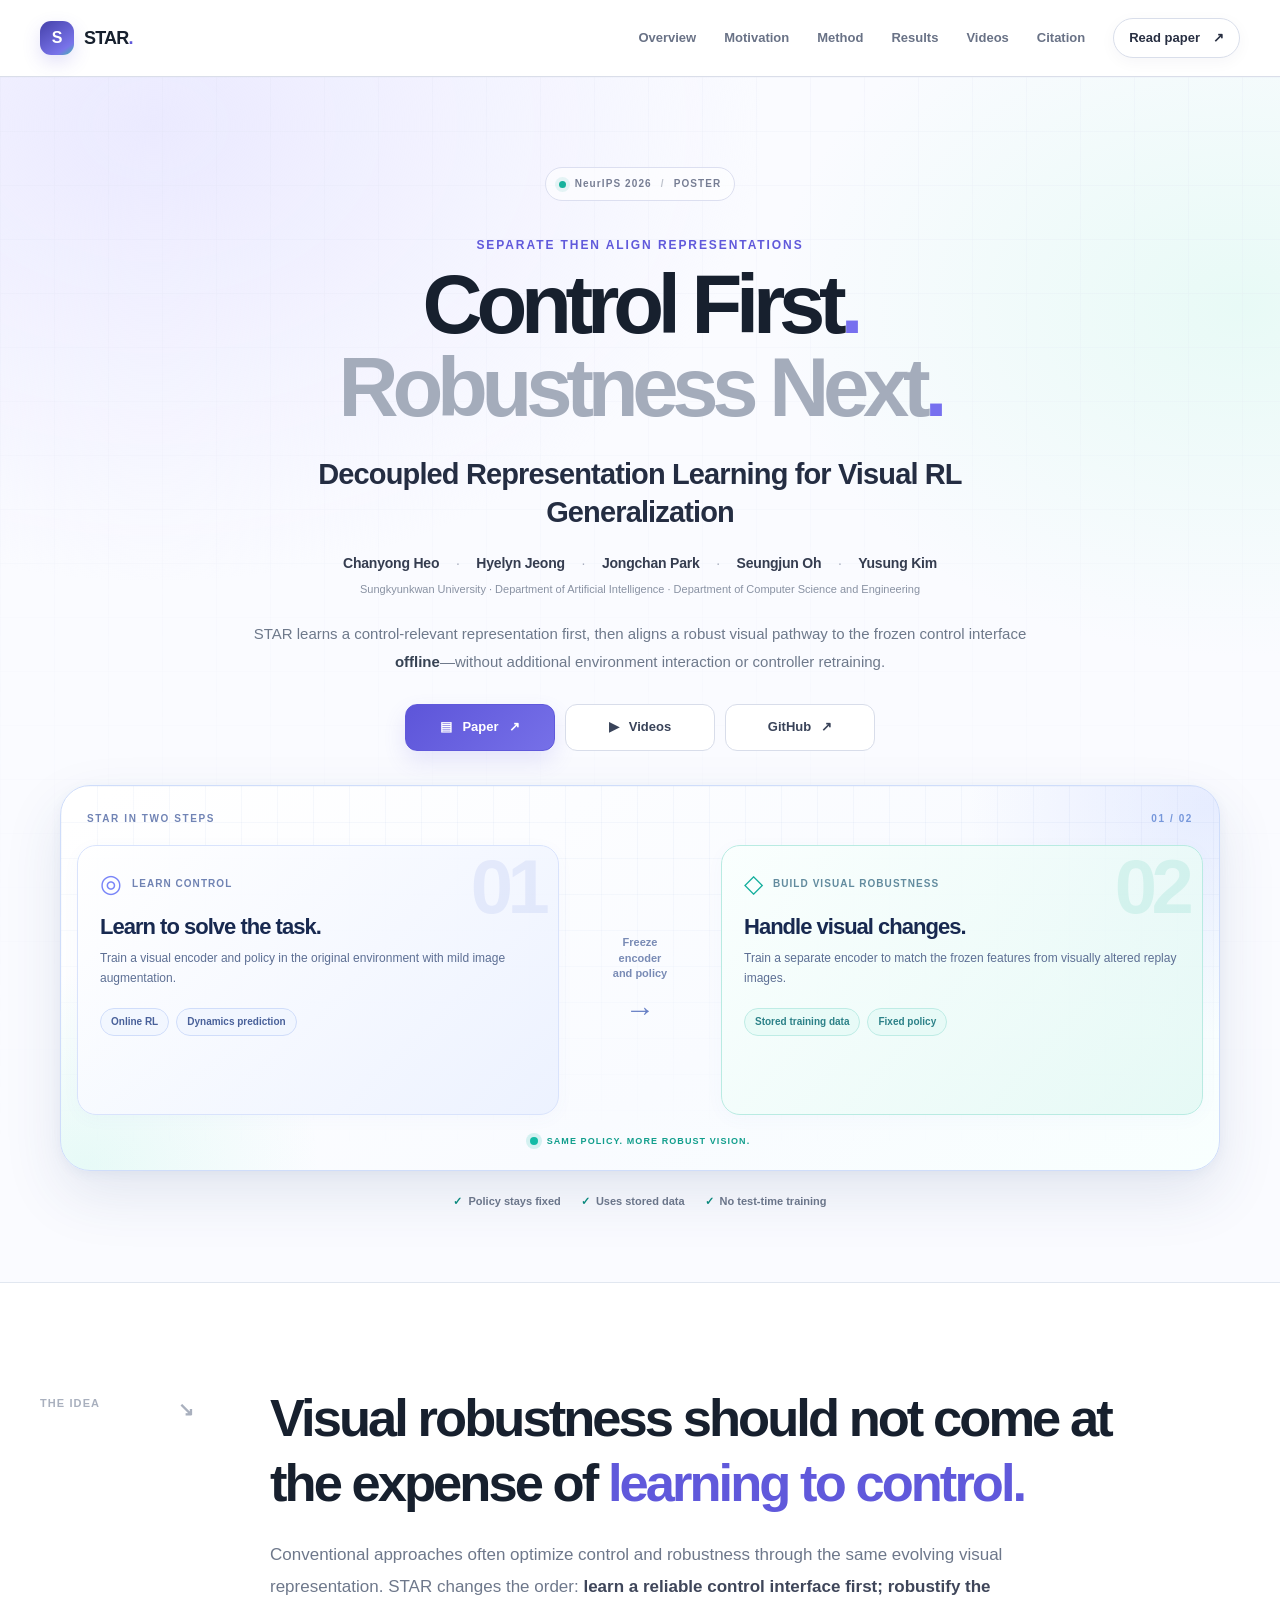
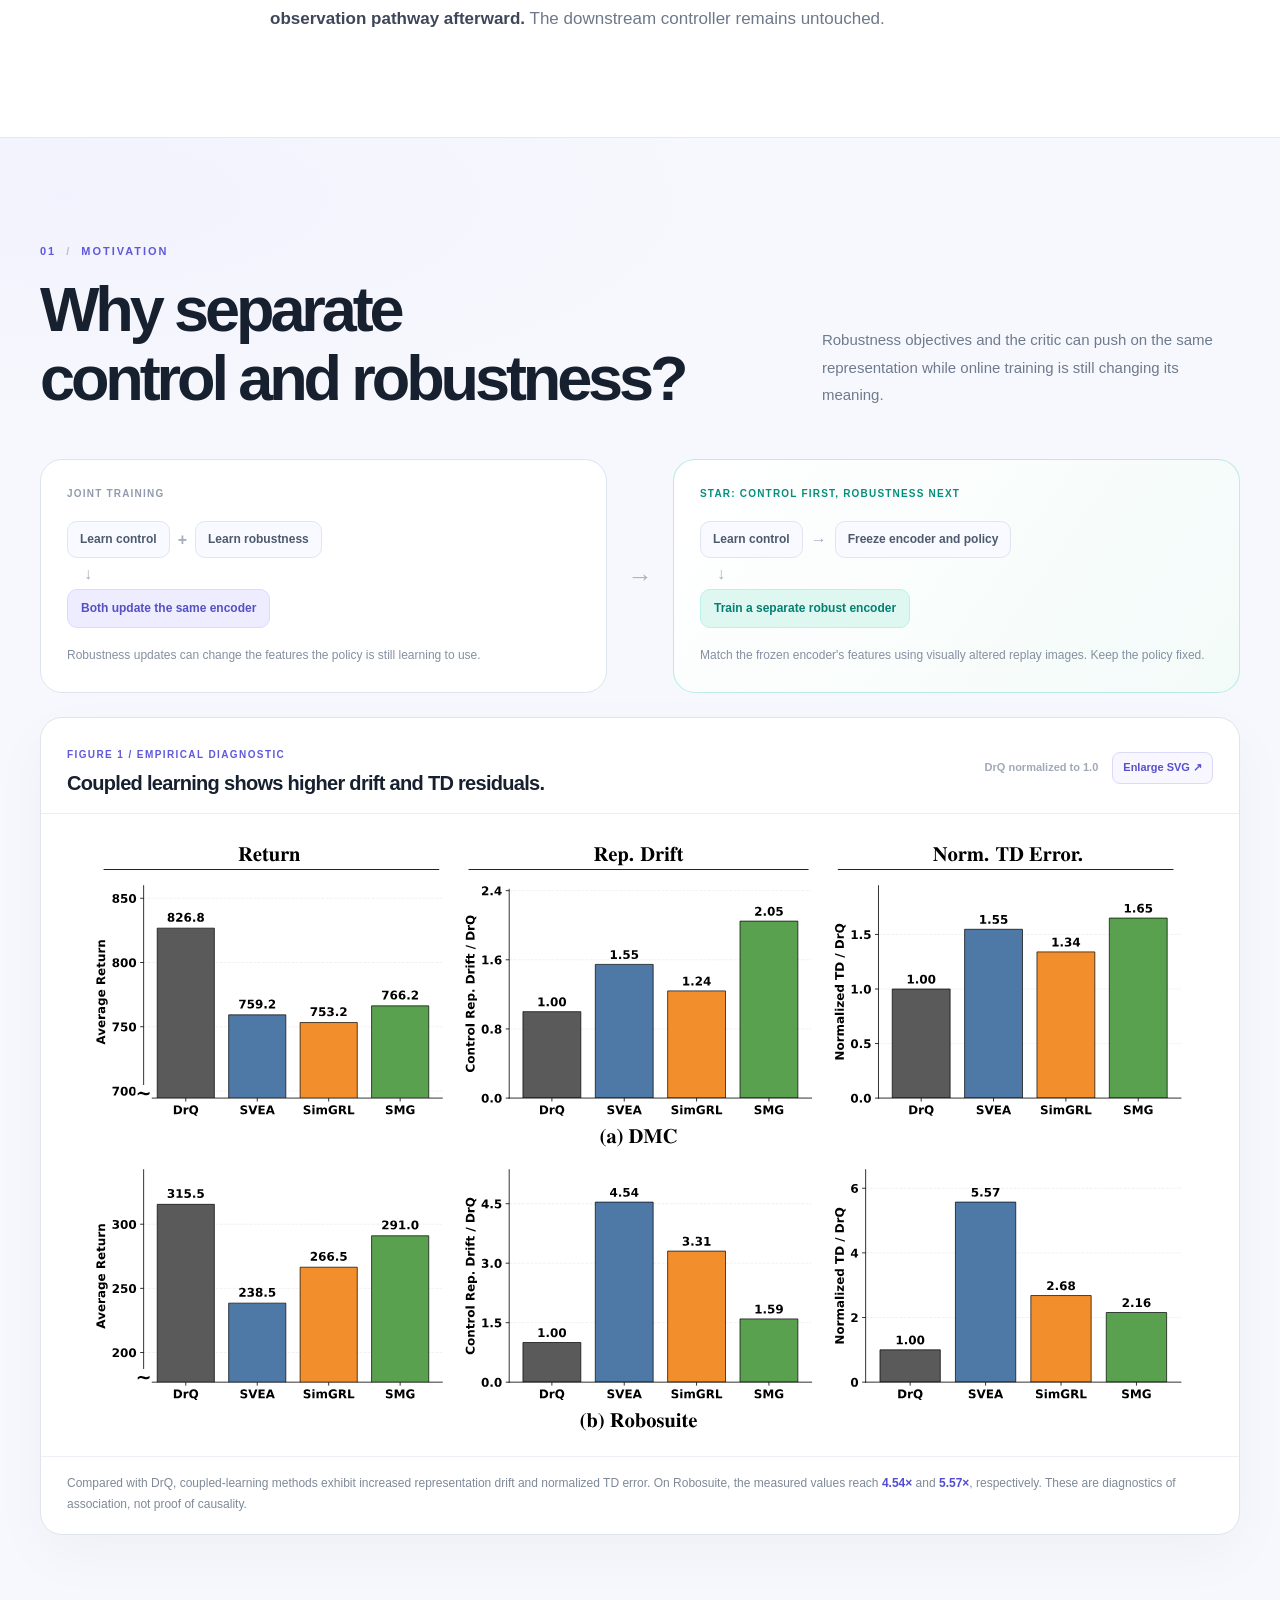
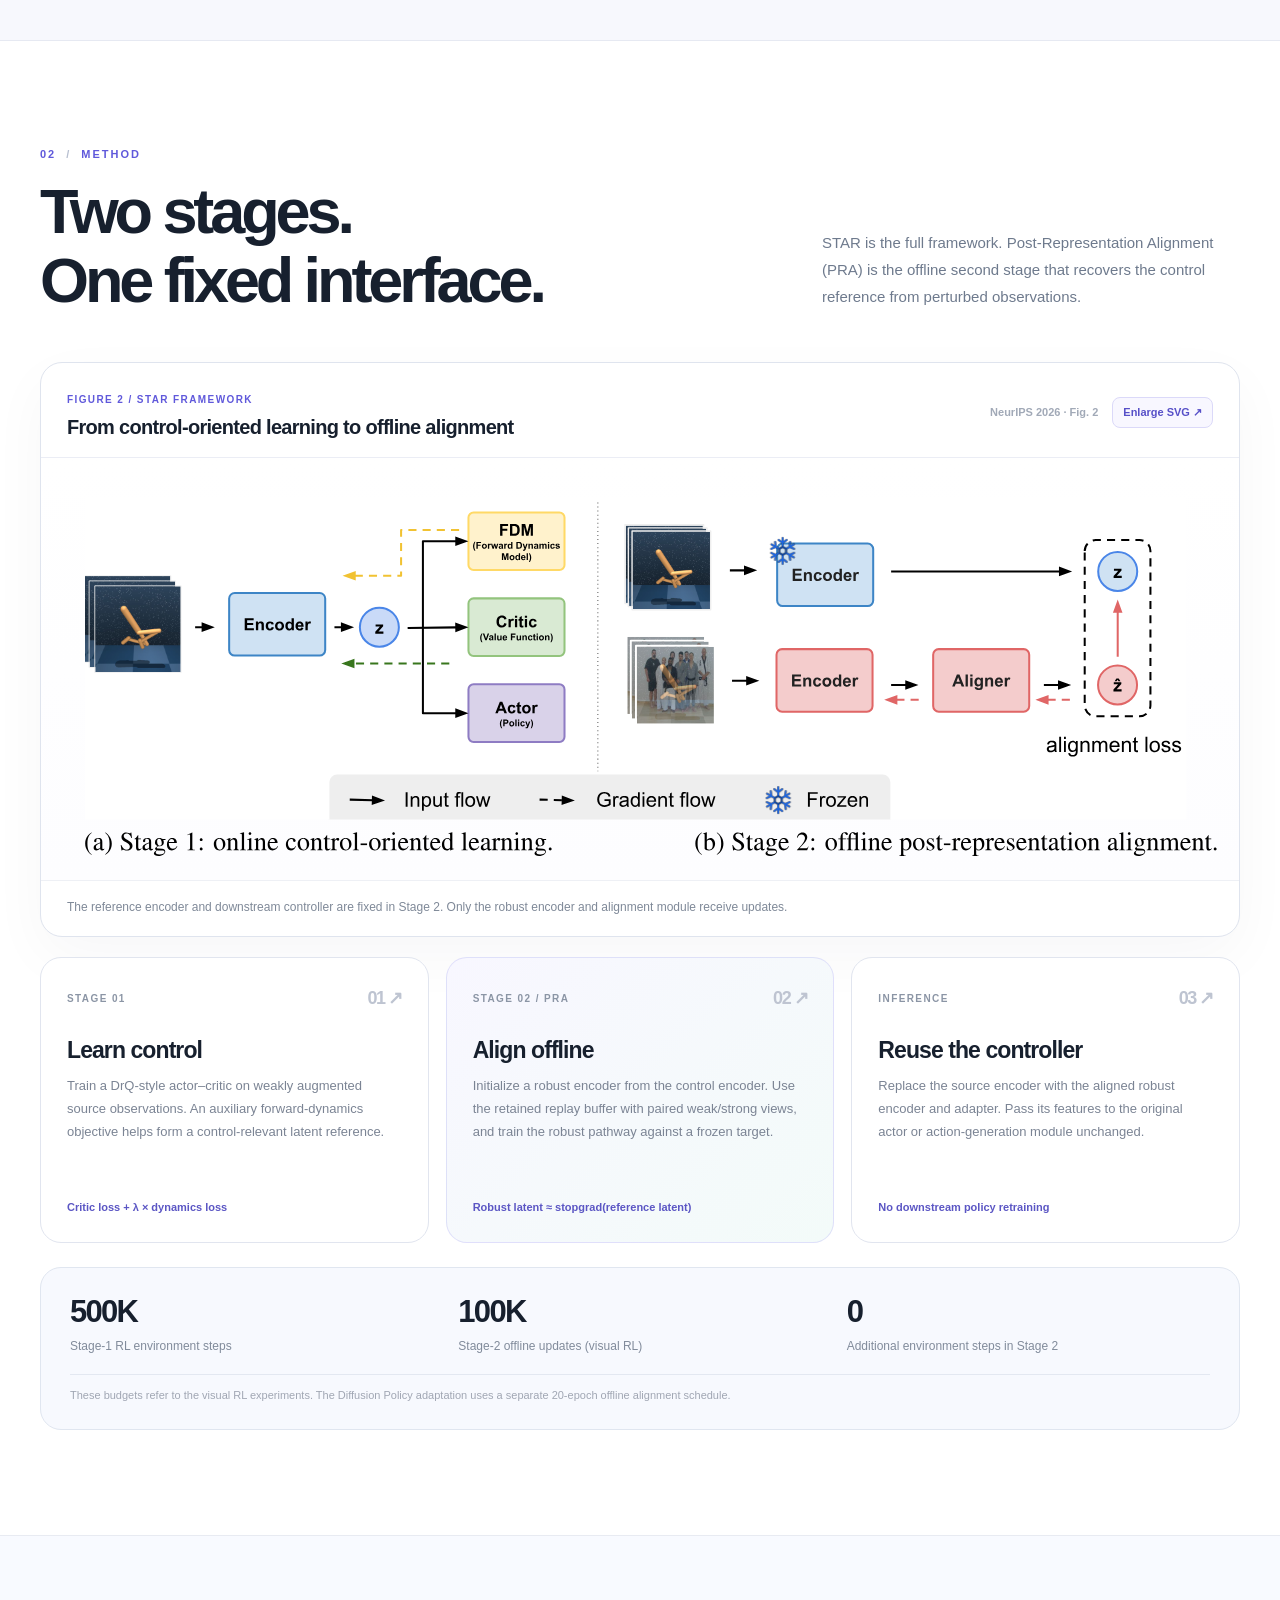
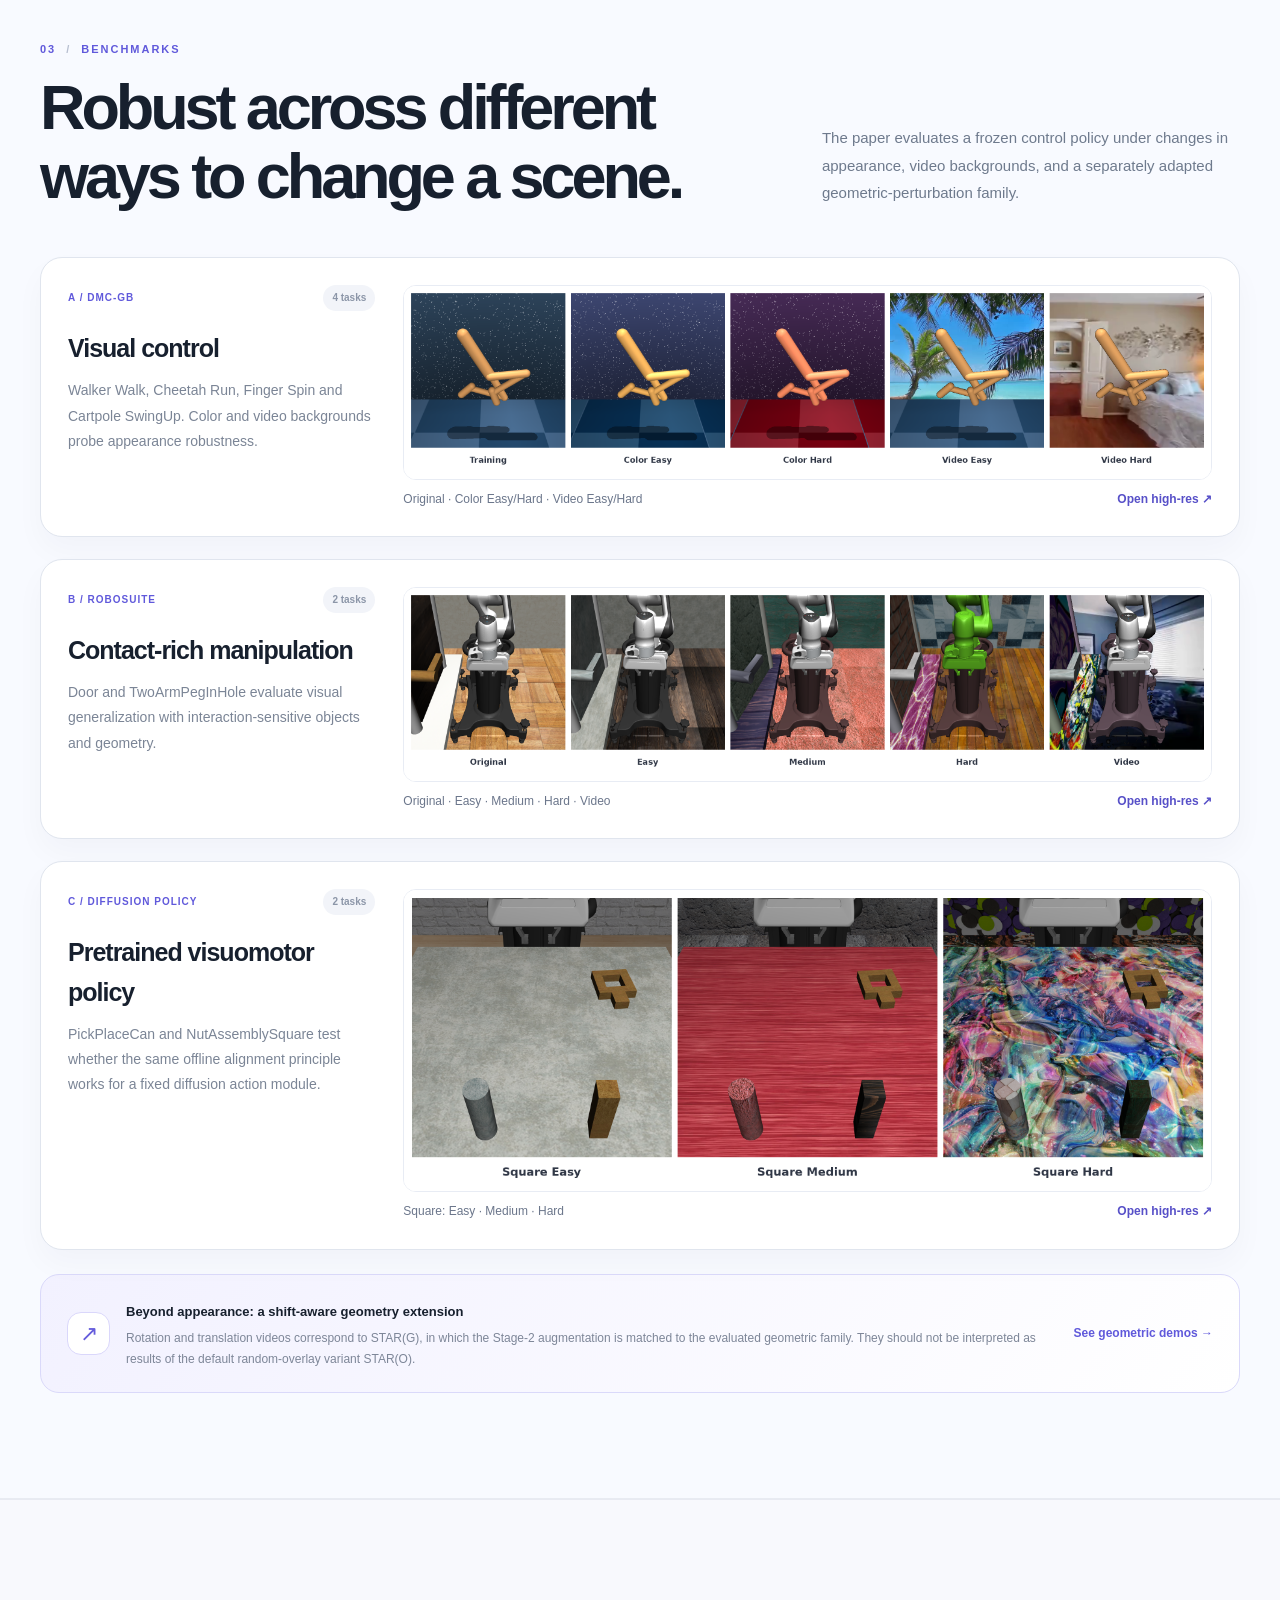
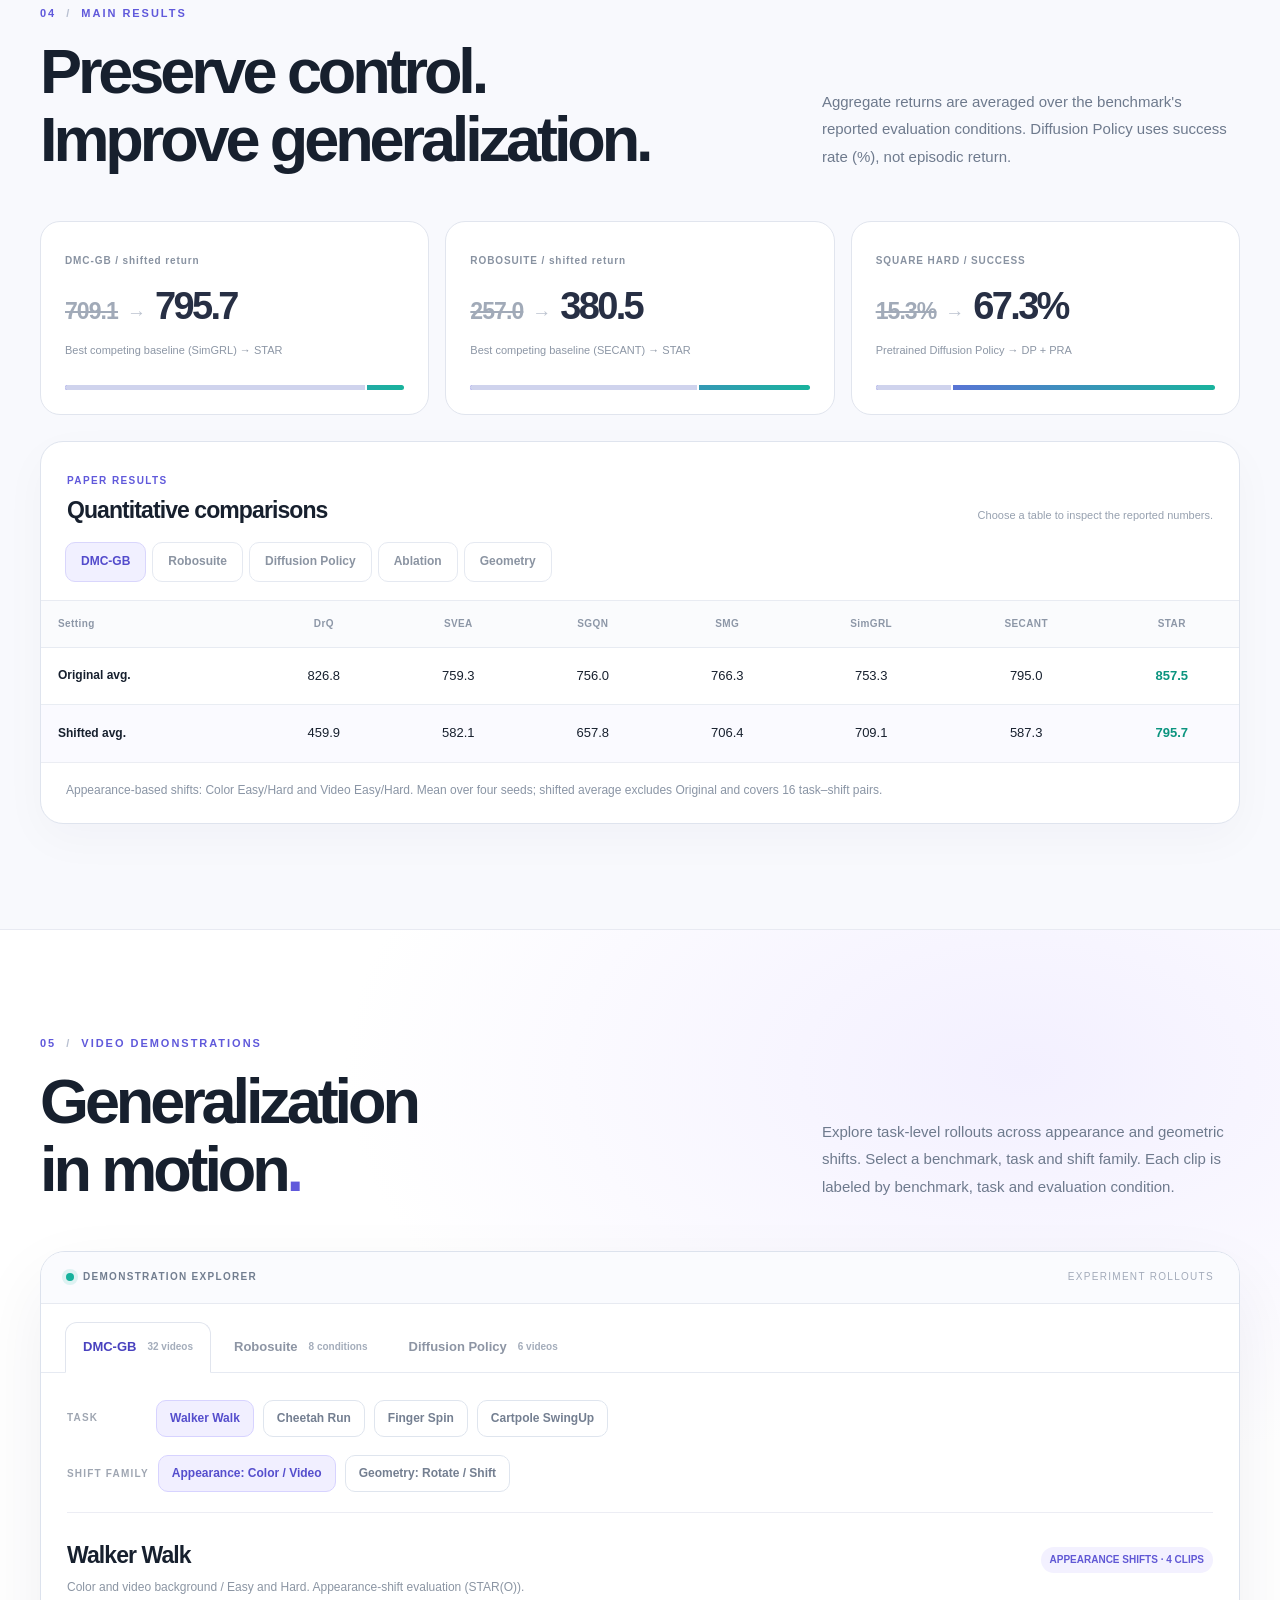
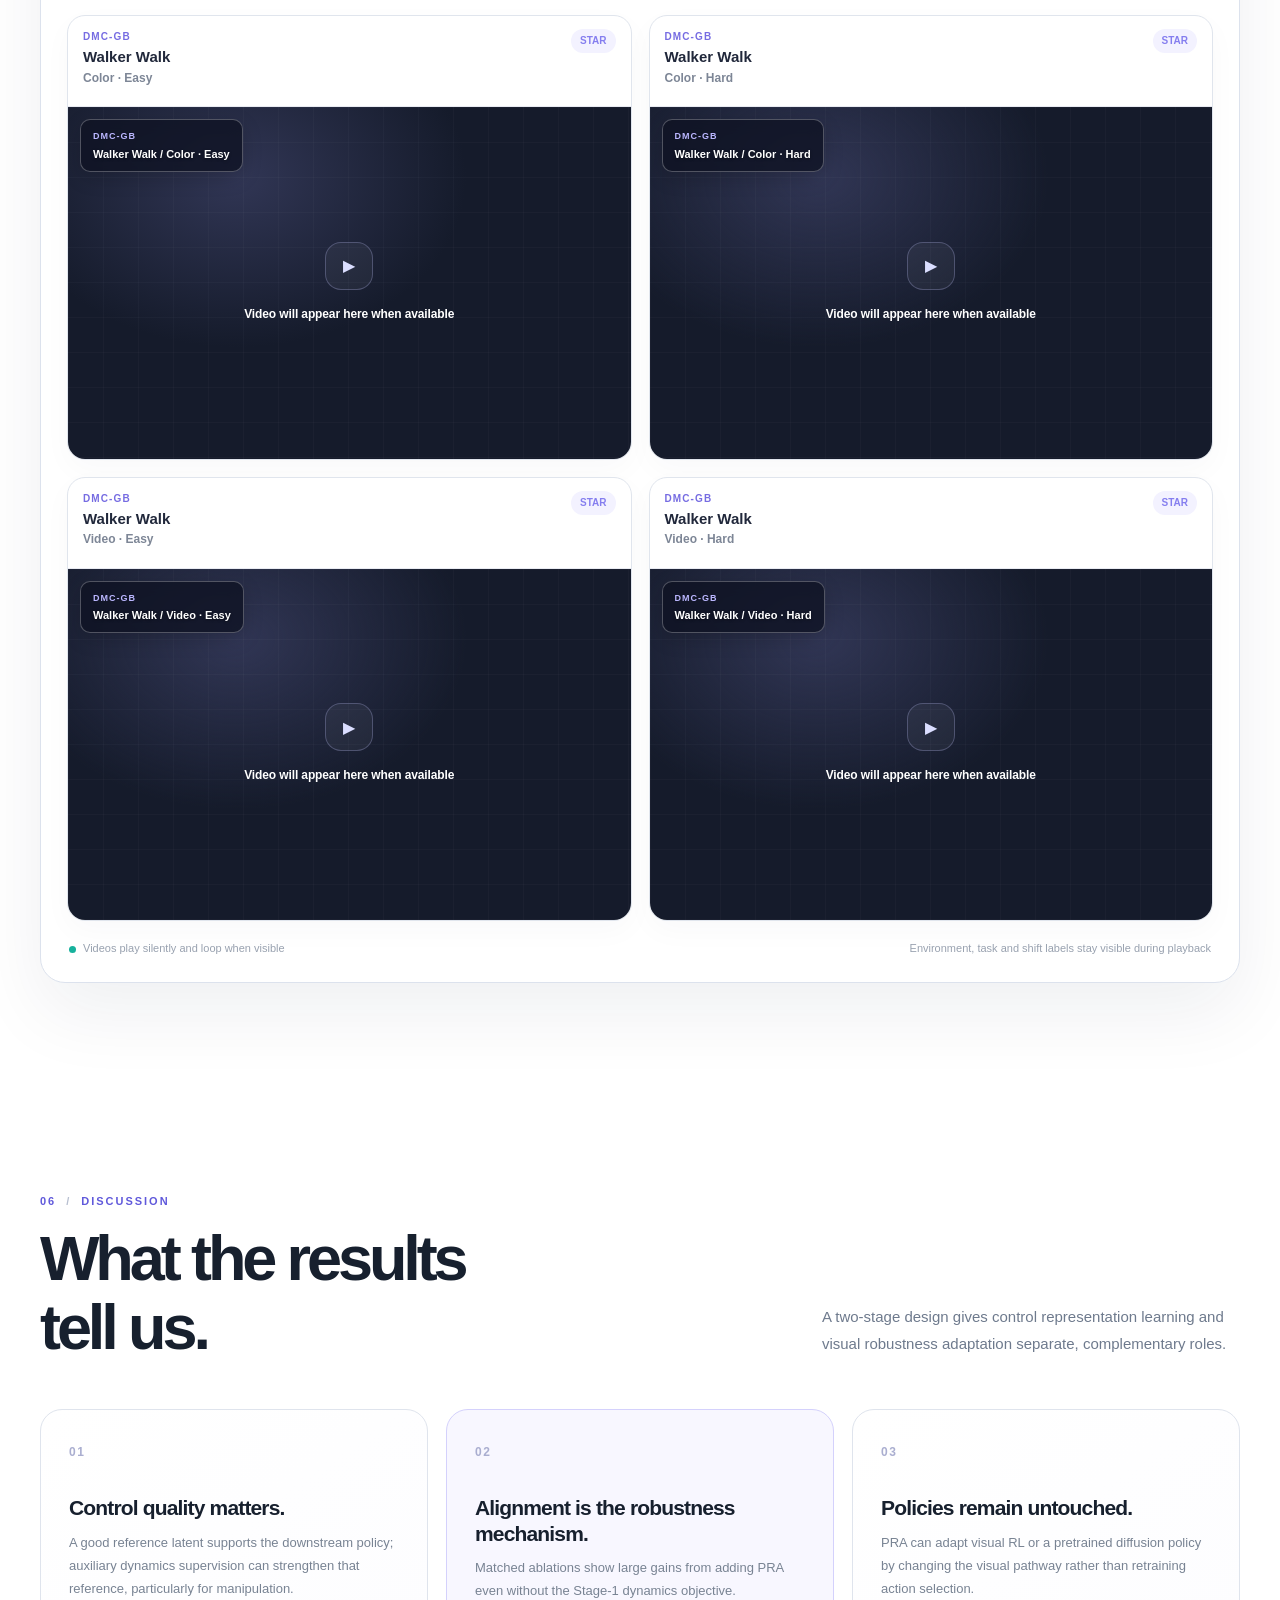
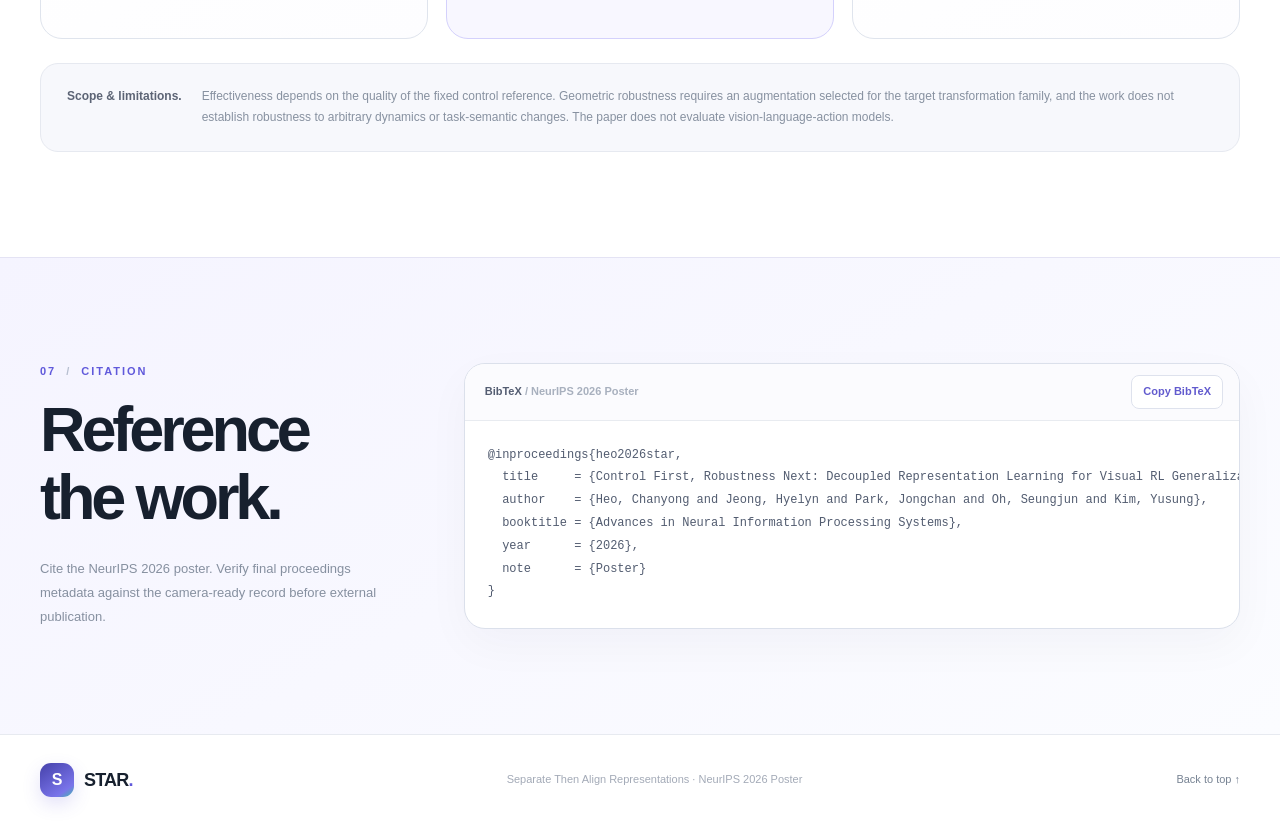
<file: index.html>
<!doctype html>
<html lang="en">
<head>
  <meta charset="utf-8">
  <meta name="viewport" content="width=device-width, initial-scale=1">
  <meta name="theme-color" content="#fafbff">
  <meta name="description" content="STAR — NeurIPS 2026 Poster: Control First, Robustness Next. A two-stage framework for robust visual reinforcement learning.">
  <meta property="og:title" content="STAR — Control First, Robustness Next">
  <meta property="og:description" content="NeurIPS 2026 Poster. Learn control first; adapt visual robustness offline without retraining the controller.">
  <meta property="og:url" content="https://mark-98.github.io/star-project-page/">
  <link rel="canonical" href="https://mark-98.github.io/star-project-page/">
  <title>STAR — Control First, Robustness Next</title>
  <link rel="icon" href="assets/favicon.svg" type="image/svg+xml">
  <link rel="stylesheet" href="styles.css">
  <script src="video-manifest.js" defer></script>
  <script src="script.js" defer></script>
</head>
<body>
  <a class="skip-link" href="#main">Skip to content</a>
  <header class="site-header" id="top">
    <div class="container nav-inner">
      <a class="brand" href="#top" aria-label="STAR project home"><span class="brand-icon">S</span><span>STAR<span class="brand-dot">.</span></span></a>
      <nav class="primary-nav" aria-label="Page sections">
        <a href="#overview">Overview</a>
        <a href="#motivation">Motivation</a>
        <a href="#method">Method</a>
        <a href="#results">Results</a>
        <a href="#videos">Videos</a>
        <a href="#citation">Citation</a>
      </nav>
      <a class="nav-paper" href="paper.pdf" target="_blank" rel="noopener">Read paper <span aria-hidden="true">↗</span></a>
    </div>
  </header>

  <main id="main">
    <section class="hero" aria-labelledby="hero-title">
      <div class="hero-wash" aria-hidden="true"></div>
      <div class="container hero-layout">
        <div class="hero-copy hero-copy-wide">
          <div class="hero-kicker"><span class="kicker-point"></span> NeurIPS 2026 <span class="kicker-divider">/</span> POSTER</div>
          <p class="eyebrow">Separate Then Align Representations</p>
          <h1 id="hero-title">Control First<span class="hero-period">.</span><br><span class="hero-muted">Robustness Next</span><span class="hero-period">.</span></h1>
          <p class="hero-subtitle">Decoupled Representation Learning for Visual RL Generalization</p>
          <div class="paper-authors" aria-label="Authors">Chanyong Heo <span>·</span> Hyelyn Jeong <span>·</span> Jongchan Park <span>·</span> Seungjun Oh <span>·</span> Yusung Kim</div>
          <div class="paper-affiliations">Sungkyunkwan University · Department of Artificial Intelligence · Department of Computer Science and Engineering</div>
          <p class="hero-description">STAR learns a control-relevant representation first, then aligns a robust visual pathway to the frozen control interface <strong>offline</strong>—without additional environment interaction or controller retraining.</p>
          <div class="hero-actions hero-resource-buttons">
            <a class="button button-primary" href="paper.pdf" target="_blank" rel="noopener"><span aria-hidden="true">▤</span> Paper <span aria-hidden="true">↗</span></a>
            <a class="button button-secondary" href="#videos"><span aria-hidden="true">▶</span> Videos</a>
            <a class="button button-secondary button-github" href="https://github.com/Mark-98/STAR" target="_blank" rel="noopener noreferrer">GitHub <span aria-hidden="true">↗</span></a>
          </div>
          <div class="hero-visual hero-visual-wide" aria-label="Overview of STAR's two-stage principle">
            <div class="hero-visual-top"><span>STAR IN TWO STEPS</span><span>01 / 02</span></div>
            <div class="hero-visual-rail">
              <div class="hero-stage stage-one">
                <div class="stage-count">01</div>
                <div class="stage-head"><span class="stage-symbol">◎</span><span class="stage-kind">LEARN CONTROL</span></div>
                <h2>Learn to solve the task.</h2>
                <p>Train a visual encoder and policy in the original environment with mild image augmentation.</p>
                <div class="stage-pill-list"><span>Online RL</span><span>Dynamics prediction</span></div>
              </div>
              <div class="hero-connector hero-connector-inline"><span>Freeze encoder and policy</span><span aria-hidden="true">→</span></div>
              <div class="hero-stage stage-two">
                <div class="stage-count">02</div>
                <div class="stage-head"><span class="stage-symbol">◇</span><span class="stage-kind">BUILD VISUAL ROBUSTNESS</span></div>
                <h2>Handle visual changes.</h2>
                <p>Train a separate encoder to match the frozen features from visually altered replay images.</p>
                <div class="stage-pill-list"><span>Stored training data</span><span>Fixed policy</span></div>
              </div>
            </div>
            <div class="hero-visual-bottom"><span class="status-light"></span> SAME POLICY. MORE ROBUST VISION.</div>
          </div>
          <div class="hero-footnotes"><span><span class="tick">✓</span> Policy stays fixed</span><span><span class="tick">✓</span> Uses stored data</span><span><span class="tick">✓</span> No test-time training</span></div>
        </div>
      </div>
    </section>

    <section class="section intro-section" id="overview">
      <div class="container intro-layout">
        <div class="section-index">THE IDEA <span>↘</span></div>
        <div>
          <h2 class="statement">Visual robustness should not come at the expense of <em>learning to control.</em></h2>
          <p class="large-paragraph">Conventional approaches often optimize control and robustness through the same evolving visual representation. STAR changes the order: <strong>learn a reliable control interface first; robustify the observation pathway afterward.</strong> The downstream controller remains untouched.</p>
        </div>
      </div>
    </section>

    <section class="section motivation-section" id="motivation">
      <div class="container">
        <div class="section-header">
          <div><span class="section-label">01 <span>/</span> MOTIVATION</span><h2>Why separate<br>control and robustness?</h2></div>
          <p class="section-deck">Robustness objectives and the critic can push on the same representation while online training is still changing its meaning.</p>
        </div>
        <div class="motivation-comparison">
          <article class="compare-card compare-coupled">
            <span class="compare-caption">JOINT TRAINING</span>
            <div class="mini-flow"><span>Learn control</span><b>+</b><span>Learn robustness</span></div>
            <div class="mini-flow-arrow">↓</div>
            <div class="flow-end">Both update the same encoder</div>
            <p>Robustness updates can change the features the policy is still learning to use.</p>
          </article>
          <div class="compare-arrow" aria-hidden="true">→</div>
          <article class="compare-card compare-star">
            <span class="compare-caption">STAR: CONTROL FIRST, ROBUSTNESS NEXT</span>
            <div class="mini-flow"><span>Learn control</span><b>→</b><span>Freeze encoder and policy</span></div>
            <div class="mini-flow-arrow">↓</div>
            <div class="flow-end">Train a separate robust encoder</div>
            <p>Match the frozen encoder's features using visually altered replay images. Keep the policy fixed.</p>
          </article>
        </div>
        <figure class="figure-panel diagnostic-panel">
          <div class="figure-panel-head"><div><span class="figure-kicker">FIGURE 1 / EMPIRICAL DIAGNOSTIC</span><h3>Coupled learning shows higher drift and TD residuals.</h3></div><div class="figure-head-actions"><span class="figure-sidenote">DrQ normalized to 1.0</span><a href="assets/motivation_diagnostics.svg" target="_blank" rel="noopener">Enlarge SVG ↗</a></div></div>
          <a class="figure-fullres-link diagnostic-fullres" href="assets/motivation_diagnostics.svg" target="_blank" rel="noopener" title="Open original vector figure at full resolution">
            <picture><source srcset="assets/motivation_diagnostics.svg" type="image/svg+xml"><img src="assets/motivation_diagnostics.png" alt="Paper's Figure 1 comparing in-distribution return, representation drift and normalized temporal-difference error across DMC and Robosuite." loading="lazy" decoding="async"></picture>
          </a>
          <figcaption>Compared with DrQ, coupled-learning methods exhibit increased representation drift and normalized TD error. On Robosuite, the measured values reach <strong>4.54×</strong> and <strong>5.57×</strong>, respectively. These are diagnostics of association, not proof of causality. <span class="mobile-figure-note">On mobile, swipe across the figure to inspect the details.</span></figcaption>
        </figure>
      </div>
    </section>

    <section class="section method-section" id="method">
      <div class="container">
        <div class="section-header">
          <div><span class="section-label">02 <span>/</span> METHOD</span><h2>Two stages.<br>One fixed interface.</h2></div>
          <p class="section-deck">STAR is the full framework. Post-Representation Alignment (PRA) is the offline second stage that recovers the control reference from perturbed observations.</p>
        </div>
        <figure class="figure-panel method-figure">
          <div class="figure-panel-head"><div><span class="figure-kicker">FIGURE 2 / STAR FRAMEWORK</span><h3>From control-oriented learning to offline alignment</h3></div><div class="figure-head-actions"><span class="figure-sidenote">NeurIPS 2026 · Fig. 2</span><a href="assets/method_overview.svg" target="_blank" rel="noopener">Enlarge SVG ↗</a></div></div>
          <div class="method-image"><a class="figure-fullres-link" href="assets/method_overview.svg" target="_blank" rel="noopener" title="Open original vector method diagram at full resolution">
            <picture><source srcset="assets/method_overview.svg" type="image/svg+xml"><img src="assets/method_overview.png" alt="Two-stage architecture: Stage 1 trains a visual encoder with critic, actor and forward-dynamics model; Stage 2 freezes the control pathway and aligns a robust encoder and aligner to the reference latent." loading="lazy" decoding="async"></picture>
          </a></div>
          <figcaption>The reference encoder and downstream controller are fixed in Stage 2. Only the robust encoder and alignment module receive updates. <span class="mobile-figure-note">On mobile, swipe across the figure to inspect the details.</span></figcaption>
        </figure>
        <div class="step-grid">
          <article class="step-card"><span class="step-head"><span class="step-number">STAGE 01</span><span class="step-icon">01 ↗</span></span><h3>Learn control</h3><p>Train a DrQ-style actor–critic on weakly augmented source observations. An auxiliary forward-dynamics objective helps form a control-relevant latent reference.</p><div class="step-detail">Critic loss + λ × dynamics loss</div></article>
          <article class="step-card step-emphasis"><span class="step-head"><span class="step-number">STAGE 02 / PRA</span><span class="step-icon">02 ↗</span></span><h3>Align offline</h3><p>Initialize a robust encoder from the control encoder. Use the retained replay buffer with paired weak/strong views, and train the robust pathway against a frozen target.</p><div class="step-detail">Robust latent ≈ stopgrad(reference latent)</div></article>
          <article class="step-card"><span class="step-head"><span class="step-number">INFERENCE</span><span class="step-icon">03 ↗</span></span><h3>Reuse the controller</h3><p>Replace the source encoder with the aligned robust encoder and adapter. Pass its features to the original actor or action-generation module unchanged.</p><div class="step-detail">No downstream policy retraining</div></article>
        </div>
        <div class="method-specs"><div><span class="spec-number">500K</span><span>Stage-1 RL environment steps</span></div><div><span class="spec-number">100K</span><span>Stage-2 offline updates (visual RL)</span></div><div><span class="spec-number">0</span><span>Additional environment steps in Stage 2</span></div><p>These budgets refer to the visual RL experiments. The Diffusion Policy adaptation uses a separate 20-epoch offline alignment schedule.</p></div>
      </div>
    </section>

    <section class="section benchmark-section" id="benchmarks">
      <div class="container">
        <div class="section-header"><div><span class="section-label">03 <span>/</span> BENCHMARKS</span><h2>Robust across different<br>ways to change a scene.</h2></div><p class="section-deck">The paper evaluates a frozen control policy under changes in appearance, video backgrounds, and a separately adapted geometric-perturbation family.</p></div>
        <div class="bench-grid">
          <article class="bench-card"><div class="bench-top"><span class="bench-index">A / DMC-GB</span><span class="bench-count">4 tasks</span></div><h3>Visual control</h3><p>Walker Walk, Cheetah Run, Finger Spin and Cartpole SwingUp. Color and video backgrounds probe appearance robustness.</p><figure><div class="bench-image-scroll"><a class="bench-hires-link" href="assets/dmc_shift_examples.png" target="_blank" rel="noopener" aria-label="Open DMC-GB shift examples in full resolution"><img src="assets/dmc_shift_examples.png" alt="DMC-GB Walker Walk training appearance, Color Easy, Color Hard, Video Easy and Video Hard." loading="lazy"></a></div><figcaption><span>Original · Color Easy/Hard · Video Easy/Hard</span><span class="figure-zoom-hint">Open high-res ↗</span><span class="mobile-swipe-hint">Swipe image →</span></figcaption></figure></article>
          <article class="bench-card"><div class="bench-top"><span class="bench-index">B / ROBOSUITE</span><span class="bench-count">2 tasks</span></div><h3>Contact-rich manipulation</h3><p>Door and TwoArmPegInHole evaluate visual generalization with interaction-sensitive objects and geometry.</p><figure><div class="bench-image-scroll"><a class="bench-hires-link" href="assets/robosuite_shift_examples.png" target="_blank" rel="noopener" aria-label="Open Robosuite shift examples in full resolution"><img src="assets/robosuite_shift_examples.png" alt="Robosuite task scene under Original, Easy, Medium, Hard and Video visual conditions." loading="lazy"></a></div><figcaption><span>Original · Easy · Medium · Hard · Video</span><span class="figure-zoom-hint">Open high-res ↗</span><span class="mobile-swipe-hint">Swipe image →</span></figcaption></figure></article>
          <article class="bench-card"><div class="bench-top"><span class="bench-index">C / DIFFUSION POLICY</span><span class="bench-count">2 tasks</span></div><h3>Pretrained visuomotor policy</h3><p>PickPlaceCan and NutAssemblySquare test whether the same offline alignment principle works for a fixed diffusion action module.</p><figure><div class="bench-image-scroll"><a class="bench-hires-link" href="assets/diffusion_square_shifts.png" target="_blank" rel="noopener" aria-label="Open Diffusion Policy Square shifts in full resolution"><img src="assets/diffusion_square_shifts.png" alt="Square manipulation setting with progressively more severe Easy, Medium and Hard visual shifts." loading="lazy"></a></div><figcaption><span>Square: Easy · Medium · Hard</span><span class="figure-zoom-hint">Open high-res ↗</span><span class="mobile-swipe-hint">Swipe image →</span></figcaption></figure></article>
        </div>
        <aside class="geometry-note"><div class="geometry-note-icon">↗</div><div><strong>Beyond appearance: a shift-aware geometry extension</strong><p>Rotation and translation videos correspond to STAR(G), in which the Stage-2 augmentation is matched to the evaluated geometric family. They should not be interpreted as results of the default random-overlay variant STAR(O).</p></div><a href="#videos">See geometric demos <span aria-hidden="true">→</span></a></aside>
      </div>
    </section>

    <section class="section results-section" id="results">
      <div class="container">
        <div class="section-header"><div><span class="section-label">04 <span>/</span> MAIN RESULTS</span><h2>Preserve control.<br>Improve generalization.</h2></div><p class="section-deck">Aggregate returns are averaged over the benchmark's reported evaluation conditions. Diffusion Policy uses success rate (%), not episodic return.</p></div>
        <div class="result-highlights">
          <article><span class="highlight-heading">DMC-GB / shifted return</span><div class="highlight-compare"><span>709.1</span><b>→</b><strong>795.7</strong></div><p>Best competing baseline (SimGRL) → STAR</p><div class="highlight-track"><span style="width: 89.1%"></span></div></article>
          <article><span class="highlight-heading">ROBOSUITE / shifted return</span><div class="highlight-compare"><span>257.0</span><b>→</b><strong>380.5</strong></div><p>Best competing baseline (SECANT) → STAR</p><div class="highlight-track"><span style="width: 67.5%"></span></div></article>
          <article><span class="highlight-heading">SQUARE HARD / SUCCESS</span><div class="highlight-compare"><span>15.3%</span><b>→</b><strong>67.3%</strong></div><p>Pretrained Diffusion Policy → DP + PRA</p><div class="highlight-track"><span style="width: 22.7%"></span></div></article>
        </div>
        <div class="data-panel">
          <div class="data-panel-top"><div><span class="figure-kicker">PAPER RESULTS</span><h3>Quantitative comparisons</h3></div><p>Choose a table to inspect the reported numbers.</p></div>
          <div class="results-tabs" role="tablist" aria-label="Results tables">
            <button type="button" class="results-tab is-active" data-result-tab="dmc" role="tab" aria-selected="true" tabindex="0">DMC-GB</button>
            <button type="button" class="results-tab" data-result-tab="robosuite" role="tab" aria-selected="false" tabindex="-1">Robosuite</button>
            <button type="button" class="results-tab" data-result-tab="dp" role="tab" aria-selected="false" tabindex="-1">Diffusion Policy</button>
            <button type="button" class="results-tab" data-result-tab="ablation" role="tab" aria-selected="false" tabindex="-1">Ablation</button>
            <button type="button" class="results-tab" data-result-tab="geometry" role="tab" aria-selected="false" tabindex="-1">Geometry</button>
          </div>
          <section class="results-view" data-result-panel="dmc"><div class="data-table-wrap"><table class="data-table"><caption>DMC-GB average episodic return over four tasks</caption><thead><tr><th>Setting</th><th>DrQ</th><th>SVEA</th><th>SGQN</th><th>SMG</th><th>SimGRL</th><th>SECANT</th><th>STAR</th></tr></thead><tbody><tr><th>Original avg.</th><td>826.8</td><td>759.3</td><td>756.0</td><td>766.3</td><td>753.3</td><td>795.0</td><td class="best-value">857.5</td></tr><tr class="emphasis-row"><th>Shifted avg.</th><td>459.9</td><td>582.1</td><td>657.8</td><td>706.4</td><td>709.1</td><td>587.3</td><td class="best-value">795.7</td></tr></tbody></table></div><p class="table-footnote">Appearance-based shifts: Color Easy/Hard and Video Easy/Hard. Mean over four seeds; shifted average excludes Original and covers 16 task–shift pairs.</p></section>
          <section class="results-view" data-result-panel="robosuite" hidden><div class="data-table-wrap"><table class="data-table"><caption>Robosuite average episodic return over two tasks</caption><thead><tr><th>Setting</th><th>DrQ</th><th>SVEA</th><th>SGQN</th><th>SMG</th><th>SimGRL</th><th>SECANT</th><th>STAR</th></tr></thead><tbody><tr><th>Original avg.</th><td>315.5</td><td>238.5</td><td>280.5</td><td>291.0</td><td>266.5</td><td>334.0</td><td class="best-value">464.0</td></tr><tr class="emphasis-row"><th>Shifted avg.</th><td>98.3</td><td>158.9</td><td>194.4</td><td>195.5</td><td>175.0</td><td>257.0</td><td class="best-value">380.5</td></tr></tbody></table></div><p class="table-footnote">Door and TwoArmPegInHole; shifted average covers the paper's Easy, Medium, Hard and Video conditions (8 task–shift pairs), excluding Original.</p></section>
          <section class="results-view" data-result-panel="dp" hidden><div class="data-table-wrap"><table class="data-table"><caption>Diffusion Policy success rate (%) ± standard deviation</caption><thead><tr><th>Task</th><th>Method</th><th>Original</th><th>Easy</th><th>Medium</th><th>Hard</th></tr></thead><tbody><tr><th rowspan="2">Can</th><td>DP</td><td>100.0 ± 0.0</td><td>39.3 ± 4.1</td><td>22.0 ± 4.3</td><td>14.0 ± 3.3</td></tr><tr class="emphasis-row"><td>DP + PRA</td><td>99.3 ± 0.9</td><td class="best-value">72.0 ± 3.3</td><td class="best-value">62.0 ± 4.3</td><td class="best-value">41.3 ± 7.4</td></tr><tr class="group-divider"><th rowspan="2">Square</th><td>DP</td><td>96.0 ± 1.6</td><td>43.3 ± 3.4</td><td>28.0 ± 1.6</td><td>15.3 ± 2.5</td></tr><tr class="emphasis-row"><td>DP + PRA</td><td class="best-value">98.0 ± 0.0</td><td class="best-value">76.0 ± 2.8</td><td class="best-value">74.7 ± 5.2</td><td class="best-value">67.3 ± 0.9</td></tr></tbody></table></div><p class="table-footnote">DP + PRA adapts the visual representation pathway while keeping the pretrained diffusion action-generation module frozen.</p></section>
          <section class="results-view" data-result-panel="ablation" hidden><div class="data-table-wrap"><table class="data-table"><caption>Stage-1 dynamics (Dyn) and Stage-2 alignment (S2): average return</caption><thead><tr><th>Benchmark</th><th>Evaluation</th><th>−Dyn, −S2</th><th>+Dyn, −S2</th><th>−Dyn, +S2</th><th>+Dyn, +S2</th></tr></thead><tbody><tr><th rowspan="2">DMC-GB</th><td>Original</td><td>852.5</td><td class="best-value">858.0</td><td>850.3</td><td>857.5</td></tr><tr class="emphasis-row"><td>Shifted</td><td>399.9</td><td>399.3</td><td>773.4</td><td class="best-value">795.7</td></tr><tr class="group-divider"><th rowspan="2">Robosuite</th><td>Original</td><td>319.5</td><td class="best-value">464.5</td><td>315.5</td><td>464.0</td></tr><tr class="emphasis-row"><td>Shifted</td><td>96.0</td><td>103.8</td><td>262.0</td><td class="best-value">380.5</td></tr></tbody></table></div><p class="table-footnote">Stage-2 alignment provides the major shifted-domain gain. Dynamics supervision improves reference quality, especially on Robosuite.</p></section>
          <section class="results-view" data-result-panel="geometry" hidden><div class="data-table-wrap"><table class="data-table"><caption>Geometric-shift average episodic return over four DMC-GB tasks (NeurIPS 2026, Table 15)</caption><thead><tr><th>Setting</th><th>DrQ</th><th>SVEA (O)</th><th>SVEA† (G)</th><th>STAR (G)</th></tr></thead><tbody><tr><th>Rotation Easy</th><td>157.5</td><td>159.5</td><td>313.0</td><td class="best-value">825.5</td></tr><tr><th>Rotation Hard</th><td>100.0</td><td>102.4</td><td>180.5</td><td class="best-value">825.8</td></tr><tr><th>Shift Easy</th><td>119.3</td><td>129.9</td><td>462.3</td><td class="best-value">789.5</td></tr><tr><th>Shift Hard</th><td>75.8</td><td>89.7</td><td>153.5</td><td class="best-value">675.0</td></tr><tr class="emphasis-row"><th>Shifted avg.</th><td>113</td><td>120</td><td>277</td><td class="best-value">779</td></tr></tbody></table></div><p class="table-footnote">Per-shift rows: arithmetic means calculated from the four task means in NeurIPS Table 15 (rounded to 1 decimal). Final row: rounded benchmark averages as reported in the paper. † SVEA(G) is an <strong>external reference</strong> using different settings and five seeds; STAR(G) and in-paper evaluations use four seeds, so this is not a matched comparison. O: overlay augmentation; G: geometry-matched augmentation.</p></section>
        </div>
      </div>
    </section>

    <section class="section videos-section" id="videos">
      <div class="container">
        <div class="section-header videos-header"><div><span class="section-label">05 <span>/</span> VIDEO DEMONSTRATIONS</span><h2>Generalization<br>in motion<span class="accent-period">.</span></h2></div><p class="section-deck">Explore task-level rollouts across appearance and geometric shifts. Select a benchmark, task and shift family. Each clip is labeled by benchmark, task and evaluation condition.</p></div>
        <div class="video-workspace">
          <div class="workspace-title"><span class="workspace-indicator"></span><strong>DEMONSTRATION EXPLORER</strong><span class="workspace-aside">EXPERIMENT ROLLOUTS</span></div>
          <div class="gallery-main-tabs" role="tablist" aria-label="Video benchmark">
            <button type="button" class="gallery-tab is-active" role="tab" aria-selected="true" tabindex="0" data-gallery="dmc">DMC-GB <span class="tab-count">32 videos</span></button>
            <button type="button" class="gallery-tab" role="tab" aria-selected="false" tabindex="-1" data-gallery="robosuite">Robosuite <span class="tab-count">8 conditions</span></button>
            <button type="button" class="gallery-tab" role="tab" aria-selected="false" tabindex="-1" data-gallery="dp">Diffusion Policy <span class="tab-count">6 videos</span></button>
          </div>
          <div class="gallery-body">
            <div class="gallery-controls" id="gallery-controls" aria-label="Video filters"></div>
            <div class="gallery-context" id="gallery-context"></div>
            <div class="video-grid" id="video-grid" aria-live="polite"></div>
            <div class="gallery-legend"><span><span class="legend-dot"></span> Videos play silently and loop when visible</span><span>Environment, task and shift labels stay visible during playback</span></div>
          </div>
        </div>
      </div>
    </section>

    <section class="section takeaways-section" id="discussion"><div class="container"><div class="section-header"><div><span class="section-label">06 <span>/</span> DISCUSSION</span><h2>What the results<br>tell us.</h2></div><p class="section-deck">A two-stage design gives control representation learning and visual robustness adaptation separate, complementary roles.</p></div><div class="takeaway-grid"><article><span>01</span><h3>Control quality matters.</h3><p>A good reference latent supports the downstream policy; auxiliary dynamics supervision can strengthen that reference, particularly for manipulation.</p></article><article><span>02</span><h3>Alignment is the robustness mechanism.</h3><p>Matched ablations show large gains from adding PRA even without the Stage-1 dynamics objective.</p></article><article><span>03</span><h3>Policies remain untouched.</h3><p>PRA can adapt visual RL or a pretrained diffusion policy by changing the visual pathway rather than retraining action selection.</p></article></div><div class="limitation-note"><strong>Scope & limitations.</strong><p>Effectiveness depends on the quality of the fixed control reference. Geometric robustness requires an augmentation selected for the target transformation family, and the work does not establish robustness to arbitrary dynamics or task-semantic changes. The paper does not evaluate vision-language-action models.</p></div></div></section>

    <section class="section citation-section" id="citation"><div class="container citation-layout"><div><span class="section-label">07 <span>/</span> CITATION</span><h2>Reference<br>the work.</h2><p>Cite the NeurIPS 2026 poster. Verify final proceedings metadata against the camera-ready record before external publication.</p></div><div class="citation-box"><div class="citation-toolbar"><span>BibTeX <span class="citation-neutral">/ NeurIPS 2026 Poster</span></span><button type="button" id="copy-citation">Copy BibTeX</button></div><pre id="bibtex">@inproceedings{heo2026star,
  title     = {Control First, Robustness Next: Decoupled Representation Learning for Visual RL Generalization},
  author    = {Heo, Chanyong and Jeong, Hyelyn and Park, Jongchan and Oh, Seungjun and Kim, Yusung},
  booktitle = {Advances in Neural Information Processing Systems},
  year      = {2026},
  note      = {Poster}
}</pre></div></div></section>
  </main>
  <footer class="site-footer"><div class="container footer-layout"><a class="brand" href="#top"><span class="brand-icon">S</span><span>STAR<span class="brand-dot">.</span></span></a><span>Separate Then Align Representations · NeurIPS 2026 Poster</span><a href="#top">Back to top ↑</a></div></footer>
</body>
</html>
</file>
<file: styles.css>
:root {
  --ink: #17202e;
  --ink-soft: #404b5e;
  --muted: #6e7a8d;
  --line: #e1e7f0;
  --bg: #fbfcff;
  --surface: #ffffff;
  --soft: #f5f7fc;
  --violet: #6059db;
  --violet-deep: #4942bf;
  --violet-pale: #eeecff;
  --teal: #16b19c;
  --teal-deep: #078c7d;
  --night: #13192b;
  --radius: 22px;
  --max: 1200px;
}
* { box-sizing: border-box; }
html { scroll-behavior: smooth; scroll-padding-top: 86px; }
body { margin: 0; color: var(--ink); background: var(--surface); font-family: Inter, -apple-system, BlinkMacSystemFont, "Segoe UI", Arial, sans-serif; -webkit-font-smoothing: antialiased; line-height: 1.6; }
::selection { color: #292360; background: #dedbff; }
a { color: inherit; }
button { font: inherit; }
img, video { max-width: 100%; display: block; }
[hidden] { display: none !important; }
.container { width: min(var(--max), calc(100% - 56px)); margin-inline: auto; }
.skip-link { position: fixed; z-index: 1000; top: -100px; left: 16px; padding: 10px 14px; background: #fff; color: var(--ink); }
.skip-link:focus { top: 12px; }
:focus-visible { outline: 3px solid #a4a0ff; outline-offset: 3px; }

/* Header */
.site-header { position: sticky; top: 0; z-index: 30; background: rgba(255,255,255,.87); border-bottom: 1px solid rgba(198,205,221,.65); backdrop-filter: blur(20px) saturate(155%); }
.nav-inner { min-height: 76px; display: flex; align-items: center; gap: 28px; justify-content: space-between; }
.brand { display: inline-flex; align-items: center; gap: 10px; white-space: normal; font-size: 18px; font-weight: 850; letter-spacing: -.045em; text-decoration: none; }
.brand-icon { display: inline-grid; place-items: center; width: 34px; height: 34px; border-radius: 11px; color: #fff; background: linear-gradient(145deg, #4541aa, #7974ea 78%, #40bbab); box-shadow: 0 7px 18px #5750d52b; font-size: 16px; letter-spacing: 0; }
.brand-dot { color: var(--violet); }
.primary-nav { display: flex; justify-content: center; align-items: center; gap: 28px; margin-left: auto; }
.primary-nav a { text-decoration: none; color: #697286; font-size: 13px; font-weight: 730; transition: color .2s; }
.primary-nav a:hover { color: var(--violet); }
.nav-paper { display: inline-flex; align-items: center; gap: 13px; padding: 9px 15px; color: #282f42; text-decoration: none; border: 1px solid #d9deea; border-radius: 999px; font-size: 13px; font-weight: 750; background: white; box-shadow: 0 4px 16px #1b26400a; white-space: nowrap; }
.nav-paper:hover { border-color: var(--violet); color: var(--violet); }

/* Hero */
.hero { position: relative; overflow: hidden; background: #fafbff; border-bottom: 1px solid var(--line); }
.hero-wash { position: absolute; inset: 0; pointer-events: none; background: radial-gradient(800px 600px at 12% 4%, #ebeaff 0%, transparent 76%), radial-gradient(640px 480px at 97% 19%, #e8faf6 0%, transparent 73%); }
.hero-wash::after { content: ''; position: absolute; inset: 0; opacity: .45; background-image: linear-gradient(#d9ddef60 1px, transparent 1px), linear-gradient(90deg, #d9ddef60 1px, transparent 1px); background-size: 54px 54px; mask-image: linear-gradient(to bottom, #000, transparent 90%); }
.hero-layout { position: relative; padding-block: 90px 72px; display: block; }
.hero-kicker { display: inline-flex; align-items: center; gap: 9px; padding: 8px 13px; border: 1px solid #dcdff0; border-radius: 20px; font-size: 10px; font-weight: 870; color: #777e94; letter-spacing: .11em; background: #fff9; }
.kicker-point { width: 7px; height: 7px; border-radius: 50%; background: var(--teal); box-shadow: 0 0 0 4px #16b19c19; }
.kicker-divider { color: #bcc1cb; }
.eyebrow { margin: 35px 0 9px; color: var(--violet); font-size: 12px; font-weight: 860; letter-spacing: .16em; text-transform: uppercase; }
.hero h1 { margin: 0; font-size: clamp(58px, 6.5vw, 91px); font-weight: 845; line-height: .99; letter-spacing: -.075em; white-space: nowrap; }
.hero-muted { color: #a4acbb; }
.hero-period { color: #7770ef; }
.hero-subtitle { margin: 27px 0 0; max-width: 640px; font-size: clamp(21px, 2.3vw, 29px); line-height: 1.3; color: #242d42; font-weight: 600; letter-spacing: -.03em; }
.hero-description { margin: 22px 0 0; max-width: 650px; font-size: 15px; line-height: 1.86; color: #6e798b; }
.hero-description strong { color: #364253; }
.hero-actions { display: flex; flex-wrap: wrap; align-items: center; gap: 10px; margin-top: 34px; }
.button { min-height: 47px; padding: 11px 17px; display: inline-flex; align-items: center; justify-content: center; gap: 10px; border-radius: 12px; border: 1px solid #d8ddea; text-decoration: none; font-size: 13px; font-weight: 780; transition: transform .2s, box-shadow .2s; }
.button:hover { transform: translateY(-2px); box-shadow: 0 12px 25px #242d4015; }
.button-primary { color: #fff; border-color: #6059db; background: linear-gradient(135deg, #5d55d9, #7670e8); box-shadow: 0 10px 22px #6059db24; }
.button-secondary { color: #394359; background: #fff; }
.text-link { padding: 11px 4px; font-size: 13px; color: var(--violet-deep); text-decoration: none; font-weight: 760; }
.text-link:hover { text-decoration: underline; }
.hero-footnotes { display: flex; flex-wrap: wrap; gap: 12px 20px; margin-top: 39px; color: #6e788b; font-size: 11px; font-weight: 680; }
.tick { color: var(--teal-deep); margin-right: 3px; }

/* Central idea: light pastel edition. Keep the diagram as real HTML/CSS,
   not a raster image, so all text stays sharp and accessible at any zoom. */
.hero-visual {
  position: relative;
  isolation: isolate;
  overflow: hidden;
  padding: 16px;
  color: #182c56;
  border: 1px solid #cfddfa;
  border-radius: 30px;
  background:
    radial-gradient(280px 270px at 99% 5%, rgba(206,216,255,.43), transparent 85%),
    radial-gradient(280px 230px at 2% 99%, rgba(182,243,228,.30), transparent 84%),
    linear-gradient(145deg, #ffffff 3%, #f9fbff 60%, #f8fffe 100%);
  box-shadow: 0 24px 58px rgba(44,69,120,.115), 0 3px 12px rgba(61,85,139,.055);
}
.hero-visual::before {
  content: '';
  position: absolute;
  inset: 0;
  z-index: -1;
  pointer-events: none;
  background-image:
    linear-gradient(rgba(115,144,207,.06) 1px, transparent 1px),
    linear-gradient(90deg, rgba(115,144,207,.06) 1px, transparent 1px);
  background-size: 36px 36px;
  mask-image: linear-gradient(to bottom, #000 15%, transparent 95%);
}
.hero-visual-top,
.hero-visual-bottom {
  position: relative;
  display: flex;
  justify-content: space-between;
  align-items: center;
  gap: 12px;
  padding: 9px 10px 18px;
  color: #7184b5;
  font-size: 10px;
  font-weight: 860;
  letter-spacing: .16em;
}
.hero-visual-top span:last-child { color: #7697db; }
.hero-stage {
  position: relative;
  overflow: hidden;
  padding: 25px 22px 23px;
  border: 1px solid #d9e3fc;
  border-radius: 19px;
  box-shadow: 0 4px 18px rgba(74,109,185,.035);
}
.stage-one {
  background: linear-gradient(135deg, rgba(255,255,255,.94), rgba(235,241,255,.90));
}
.stage-two {
  background: linear-gradient(132deg, rgba(250,255,254,.96), rgba(225,248,243,.80));
  border-color: #b9ebe2;
}
.stage-count {
  position: absolute;
  top: 3px;
  right: 14px;
  color: rgba(105,131,225,.12);
  font-weight: 900;
  font-size: 76px;
  line-height: 1;
  letter-spacing: -.075em;
  user-select: none;
}
.stage-two .stage-count { color: rgba(36,188,160,.125); }
.stage-head { position: relative; display: flex; align-items: center; gap: 10px; }
.stage-symbol { color: #7985f8; font-size: 25px; line-height: 1; }
.stage-two .stage-symbol { color: #12ae9c; }
.stage-kind {
  color: #7083b3;
  font-size: 10px;
  font-weight: 860;
  letter-spacing: .105em;
}
.stage-two .stage-kind { color: #628b9e; }
.hero-stage h2 {
  position: relative;
  margin: 17px 0 7px;
  color: #182950;
  font-size: 22px;
  line-height: 1.24;
  letter-spacing: -.045em;
  font-weight: 830;
}
.hero-stage p {
  position: relative;
  margin: 0;
  max-width: 330px;
  color: #5d6f94;
  font-size: 12px;
  line-height: 1.74;
}
.stage-pill-list { position: relative; display: flex; flex-wrap: wrap; gap: 7px; margin-top: 19px; }
.stage-pill-list span {
  display: inline-flex;
  align-items: center;
  min-height: 28px;
  padding: 5px 10px;
  border: 1px solid #d0ddfa;
  border-radius: 999px;
  background: rgba(240,245,255,.70);
  color: #49619a;
  font-size: 10px;
  font-weight: 750;
}
.stage-two .stage-pill-list span {
  color: #2c8188;
  border-color: #beece5;
  background: rgba(226,250,245,.62);
}
.hero-connector {
  display: flex;
  align-items: center;
  justify-content: center;
  flex-direction: column;
  gap: 2px;
  padding: 11px 0 10px;
  color: #798bb5;
  font-size: 11px;
  font-weight: 780;
}
.hero-connector span:last-child { color: #6880c5; font-size: 23px; line-height: 1.05; }
.hero-visual-bottom {
  justify-content: center;
  gap: 9px;
  padding: 19px 5px 5px;
  color: #119e8c;
  font-size: 9px;
  letter-spacing: .12em;
  text-align: center;
}
.status-light {
  flex: 0 0 auto;
  width: 8px;
  height: 8px;
  border-radius: 50%;
  background: #14bba6;
  box-shadow: 0 0 0 4px rgba(20,187,166,.16);
}


.hero-copy-wide { max-width: 1160px; }
.hero-resource-buttons { margin-top: 28px; }
.hero-resource-buttons .button { min-width: 150px; }
.hero-visual-wide { margin-top: 34px; width: 100%; }
.hero-visual-rail {
  display: grid;
  grid-template-columns: minmax(0, 1fr) 126px minmax(0, 1fr);
  gap: 18px;
  align-items: stretch;
}
.hero-stage { min-height: 270px; }
.hero-stage p { max-width: 100%; }
.hero-connector-inline {
  padding: 0;
  min-height: 100%;
  gap: 12px;
}
.hero-connector-inline span:first-child {
  max-width: 10ch;
  text-align: center;
  line-height: 1.45;
}
.hero-connector-inline span:last-child {
  font-size: 30px;
}
.paper-authors { margin-top: 18px; color: #4d5568; font-size: 16px; font-weight: 630; letter-spacing: -.01em; }
.paper-authors span { color: #b4bac8; margin-inline: 8px; }
.paper-affiliations { margin-top: 8px; color: #7a8397; font-size: 14px; }
.hero-footnotes { margin-top: 22px; }

/* Shared sections */
.section { padding: 105px 0; }
.section-header { display: grid; grid-template-columns: 1.26fr .74fr; gap: 70px; align-items: end; margin-bottom: 47px; }
.section-label { display: block; margin-bottom: 14px; font-size: 11px; font-weight: 900; letter-spacing: .18em; color: var(--violet); }
.section-label span { color: #b7bfd0; margin: 0 5px; }
.section-header h2, .citation-layout h2 { margin: 0; font-size: clamp(39px,5vw,63px); line-height: 1.09; font-weight: 790; letter-spacing: -.065em; }
.section-deck { margin: 0 0 4px; font-size: 15px; line-height: 1.82; color: var(--muted); }

/* Thesis */
.intro-section { padding-block: 102px; background: #fff; }
.intro-layout { display: grid; grid-template-columns: 155px 1fr; gap: 75px; }
.section-index { display: flex; justify-content: space-between; font-size: 11px; letter-spacing: .1em; font-weight: 880; color: #a9b0be; padding-top: 10px; }
.section-index span { font-size: 19px; }
.statement { max-width: 910px; margin: 0; font-size: clamp(33px,4.1vw,53px); font-weight: 740; line-height: 1.24; letter-spacing: -.056em; }
.statement em { font-style: normal; color: var(--violet); }
.large-paragraph { max-width: 820px; margin: 24px 0 0; color: #6e788b; font-size: 17px; line-height: 1.88; }
.large-paragraph strong { color: #3f465a; }

/* Motivation */
.motivation-section { background: radial-gradient(840px 280px at 5% 4%, #ecebff77, transparent 79%), #f7f8fd; border-block: 1px solid #e6e9f2; }
.motivation-comparison { display: grid; grid-template-columns: 1fr 38px 1fr; align-items: center; gap: 14px; margin-bottom: 24px; }
.compare-card { min-height: 230px; padding: 26px; border: 1px solid #dde3ef; border-radius: var(--radius); background: #fff; }
.compare-star { border-color: #7cdbcb80; background: linear-gradient(125deg, #fff, #f3fbf9); }
.compare-caption { display: block; margin-bottom: 19px; color: #929bae; font-size: 10px; letter-spacing: .12em; font-weight: 900; }
.compare-star .compare-caption { color: #058e7a; }
.mini-flow { display: flex; align-items: center; flex-wrap: wrap; gap: 8px; }
.mini-flow span { padding: 8px 12px; border: 1px solid #e0e5f0; border-radius: 10px; color: #4e596d; background: #f8faff; font-size: 12px; font-weight: 780; }
.mini-flow b { color: #a5adbc; }
.mini-flow-arrow { width: fit-content; padding: 3px 0 0 17px; color: #a3acc0; }
.flow-end { display: inline-block; margin-top: 2px; padding: 9px 13px; color: #5550c1; background: #eeedff; border: 1px solid #dcd9ff; border-radius: 10px; font-size: 12px; font-weight: 850; }
.compare-star .flow-end { color: #047f71; background: #def7f1; border-color: #bcf1e6; }
.compare-card p { margin: 17px 0 0; font-size: 12px; line-height: 1.74; color: #8590a0; }
.compare-arrow { font-size: 25px; color: #aab2c3; text-align: center; }
.figure-panel { margin: 0; overflow: hidden; border: 1px solid #dfe4ee; border-radius: 22px; background: #fff; box-shadow: 0 20px 58px #22294209; }
.figure-panel-head { padding: 22px 26px 17px; border-bottom: 1px solid #ebedf5; display: flex; justify-content: space-between; align-items: center; gap: 22px; }
.figure-kicker { color: var(--violet); font-size: 10px; font-weight: 900; letter-spacing: .14em; }
.figure-panel-head h3 { margin: 5px 0 0; font-size: 20px; font-weight: 775; line-height: 1.25; letter-spacing: -.035em; }
.figure-sidenote { white-space: nowrap; font-size: 11px; color: #a1a9b7; font-weight: 710; }
.diagnostic-panel > img { width: 100%; padding: 28px 38px; object-fit: contain; }
.figure-panel figcaption { padding: 16px 26px 19px; color: #7f8998; font-size: 12px; line-height: 1.73; border-top: 1px solid #eef0f5; }
.figure-panel figcaption strong { color: #524dd0; }

/* Method */
.method-section { background: #fff; }
.method-image { display: grid; place-items: center; padding: 38px 32px 26px; background: linear-gradient(#fff,#fdfdff); }
.method-image img { width: 100%; object-fit: contain; }
.step-grid { display: grid; grid-template-columns: repeat(3,minmax(0,1fr)); gap: 17px; margin-top: 20px; }
.step-card { min-height: 286px; display: flex; flex-direction: column; padding: 26px; border-radius: 21px; border: 1px solid #e1e5ef; background: #fff; }
.step-emphasis { background: linear-gradient(140deg, #f8f7ff 0%, #f3fbf9 100%); border-color: #bcb8f466; }
.step-head { display: flex; justify-content: space-between; align-items: center; color: #8b95a5; font-size: 10px; font-weight: 870; letter-spacing: .14em; }
.step-icon { font-size: 18px; color: #bec4d1; letter-spacing: -.08em; }
.step-card h3 { margin: 24px 0 10px; font-size: 23px; letter-spacing: -.04em; line-height: 1.15; }
.step-card p { margin: 0; font-size: 13px; color: #7b8494; line-height: 1.78; }
.step-detail { margin-top: auto; padding-top: 24px; color: #5b56c4; font-size: 11px; font-weight: 750; }
.method-specs { display: grid; grid-template-columns: repeat(3,1fr); gap: 15px 25px; margin-top: 24px; padding: 25px 29px; border: 1px solid #e0e6f0; border-radius: 21px; background: #f7f9fe; }
.method-specs > div { display: flex; flex-direction: column; gap: 6px; }
.spec-number { font-size: 31px; font-weight: 830; letter-spacing: -.055em; line-height: 1.2; }
.method-specs > div > span:last-child { color: #818b9b; font-size: 12px; }
.method-specs > p { grid-column: 1 / -1; margin: 3px 0 0; padding-top: 12px; color: #a0a6b3; font-size: 11px; border-top: 1px solid #e3e8f1; }

/* Benchmarks */
.benchmark-section { background: #f8faff; border-block: 1px solid #e8ebf2; }
.bench-grid { display: grid; grid-template-columns: repeat(3,minmax(0,1fr)); gap: 18px; }
.bench-card { display: flex; flex-direction: column; padding: 23px; min-width: 0; background: white; border: 1px solid #e0e5ee; border-radius: 22px; box-shadow: 0 14px 30px #22294208; }
.bench-top { display: flex; align-items: center; justify-content: space-between; gap: 10px; }
.bench-index { font-size: 10px; color: var(--violet); font-weight: 880; letter-spacing: .1em; }
.bench-count { font-size: 10px; color: #8c96a8; padding: 5px 9px; border-radius: 20px; background: #f2f4f9; font-weight: 800; }
.bench-card h3 { margin: 20px 0 9px; font-size: 23px; letter-spacing: -.04em; }
.bench-card > p { margin: 0 0 22px; font-size: 13px; color: #7b8596; line-height: 1.75; }
.bench-card figure { margin: auto 0 0; }
.bench-card figure img { width: 100%; height: 192px; border: 1px solid #eceef3; border-radius: 14px; object-fit: contain; background: #f9faff; }
.bench-card figcaption { margin-top: 11px; font-size: 11px; color: #8993a3; }
.geometry-note { display: flex; align-items: center; gap: 16px; margin-top: 24px; padding: 23px 26px; border: 1px solid #dad9fa; border-radius: 19px; background: linear-gradient(130deg,#f2f1ff,#fff); }
.geometry-note-icon { width: 43px; height: 43px; flex: 0 0 auto; border: 1px solid #dad7fb; border-radius: 14px; display: grid; place-items: center; font-size: 22px; color: #655cdc; background: white; }
.geometry-note strong { font-size: 13px; }
.geometry-note p { margin: 5px 0 0; font-size: 12px; color: #7d8698; line-height: 1.7; }
.geometry-note a { margin-left: auto; font-size: 12px; color: var(--violet); text-decoration: none; font-weight: 760; white-space: nowrap; }
.geometry-note a:hover { text-decoration: underline; }

/* Video explorer */
.videos-section { background: radial-gradient(850px 500px at 80% 8%, #f3f0ff 0%, transparent 80%), #ffffff; }
.accent-period { color: var(--violet); }
.video-workspace { overflow: hidden; border: 1px solid #dce2ed; border-radius: 25px; background: #fff; box-shadow: 0 30px 75px #151d3611; }
.workspace-title { display: flex; align-items: center; gap: 9px; height: 52px; padding: 0 25px; color: #a3abba; background: #fafbfe; border-bottom: 1px solid #e7eaf1; font-size: 10px; letter-spacing: .13em; }
.workspace-title strong { color: #727e90; }
.workspace-indicator { height: 8px; width: 8px; border-radius: 50%; background: var(--teal); box-shadow: 0 0 0 4px #16b19c20; }
.workspace-aside { margin-left: auto; }
.gallery-main-tabs { display: flex; flex-wrap: wrap; padding: 18px 24px 0; gap: 5px; border-bottom: 1px solid #e6eaf2; }
.gallery-tab { display: inline-flex; align-items: center; gap: 11px; border: 1px solid transparent; border-radius: 12px 12px 0 0; background: transparent; color: #8d95a4; cursor: pointer; padding: 14px 17px; margin-bottom: -1px; font-size: 13px; font-weight: 850; }
.gallery-tab:hover { color: #3c455c; }
.gallery-tab.is-active { border-color: #e1e5ee; border-bottom-color: white; color: var(--violet-deep); background: white; }
.tab-count { color: #a4adbb; font-size: 10px; font-weight: 680; }
.gallery-body { padding: 27px 26px 24px; }
.gallery-controls { display: flex; flex-direction: column; gap: 18px; padding-bottom: 20px; border-bottom: 1px solid #ecedf4; }
.filter-row { display: flex; flex-wrap: wrap; align-items: center; gap: 9px; }
.filter-label { min-width: 80px; color: #9fa6b2; font-size: 10px; letter-spacing: .12em; font-weight: 900; }
.filter-row button { min-height: 35px; padding: 8px 13px; border: 1px solid #dfe5ee; border-radius: 10px; color: #747f91; background: white; cursor: pointer; font-size: 12px; font-weight: 740; }
.filter-row button:hover { border-color: #aaa7f1; color: var(--violet); }
.filter-row button.is-active { color: #554ecd; background: #f1efff; border-color: #d7d3ff; }
.gallery-context { margin: 24px 0 18px; display: flex; flex-wrap: wrap; align-items: baseline; justify-content: space-between; gap: 10px; }
.gallery-context h3 { margin: 0; font-size: 23px; letter-spacing: -.04em; }
.gallery-context p { margin: 4px 0 0; font-size: 12px; color: #8b95a3; }
.context-badge { color: #6058d5; padding: 5px 9px; border-radius: 20px; background: #f3f1ff; font-size: 10px; font-weight: 850; white-space: nowrap; }
.video-grid { display: grid; grid-template-columns: repeat(2,minmax(0,1fr)); gap: 17px; }
.video-grid.three-videos { grid-template-columns: repeat(3,minmax(0,1fr)); }
.demo-tile { overflow: hidden; min-width: 0; border: 1px solid #e0e5ed; border-radius: 18px; background: #fff; box-shadow: 0 10px 30px #22294207; }
.demo-tile-head { display: flex; justify-content: space-between; align-items: center; gap: 15px; padding: 13px 15px; border-bottom: 1px solid #e9ebf2; }
.demo-title { font-size: 13px; font-weight: 840; }
.demo-tag { color: #857eef; background: #f3f2ff; border-radius: 15px; padding: 4px 9px; font-size: 10px; font-weight: 810; }
.demo-stage { position: relative; width: 100%; aspect-ratio: 16 / 10; overflow: hidden; display: grid; place-items: center; background: radial-gradient(270px 200px at 30% 20%, #313655, transparent 85%), #151b2b; }
.demo-stage::after { content:''; position:absolute; inset:0; pointer-events:none; background-image:linear-gradient(#ffffff06 1px,transparent 1px),linear-gradient(90deg,#ffffff06 1px,transparent 1px); background-size:35px 35px; }
.demo-stage video { position: absolute; z-index: 2; inset: 0; width: 100%; height: 100%; object-fit: contain; background: #0c1019; opacity: 0; transition: opacity .25s; }
.demo-stage.has-video video { opacity: 1; }
.demo-placeholder { position: relative; z-index: 1; padding: 20px; width: 100%; display: flex; flex-direction: column; align-items: center; text-align: center; color: #fff; }
.demo-placeholder-icon { display: grid; place-items: center; width: 48px; height: 48px; border: 1px solid #7f83ac77; border-radius: 16px; margin-bottom: 15px; font-size: 16px; color: #dbdeff; background: #ffffff0c; }
.demo-placeholder strong { font-size: 12px; letter-spacing: -.01em; }

.demo-stage.has-video .demo-placeholder { display: none; }



.gallery-legend { display: flex; justify-content: space-between; flex-wrap: wrap; gap: 10px; padding: 19px 2px 0; color: #98a1af; font-size: 11px; }
.gallery-legend span:first-child { display: flex; align-items: center; gap: 7px; }
.legend-dot { width: 7px; height: 7px; background: var(--teal); border-radius: 50%; }
.gallery-legend code { color: #6660d6; font-size: 11px; }

/* Results */
.results-section { background: #f8f9fd; border-block: 1px solid #e8eaf2; }
.result-highlights { display: grid; grid-template-columns: repeat(3,minmax(0,1fr)); gap: 16px; margin-bottom: 26px; }
.result-highlights article { padding: 24px; border: 1px solid #e1e5ee; border-radius: 20px; background: #fff; }
.highlight-heading { color: #8892a1; font-size: 10px; font-weight: 880; letter-spacing: .09em; }
.highlight-compare { display: flex; flex-wrap: wrap; gap: 9px; align-items: baseline; margin-top: 15px; line-height: 1.1; }
.highlight-compare span { font-size: 23px; font-weight: 730; color: #a1aab8; text-decoration: line-through; letter-spacing: -.04em; }
.highlight-compare b { color: #bec5d1; font-size: 19px; font-weight: 520; }
.highlight-compare strong { font-size: clamp(29px,3vw,38px); color: #272f44; letter-spacing: -.07em; }
.result-highlights p { min-height: 25px; margin: 14px 0 0; color: #8c96a5; font-size: 11px; }
.highlight-track { margin-top: 18px; height: 5px; border-radius: 10px; overflow: hidden; background: linear-gradient(90deg,#6b62e5,#19b39d); position: relative; }
.highlight-track span { display: block; height: 100%; background: #cfd3ed; border-right: 2px solid #fff; }
.data-panel { overflow: hidden; border: 1px solid #dfe4ee; border-radius: 23px; background: #fff; box-shadow: 0 15px 45px #20284008; }
.data-panel-top { display: flex; justify-content: space-between; align-items: end; padding: 24px 26px 18px; gap: 20px; }
.data-panel-top h3 { margin: 5px 0 0; font-size: 23px; line-height: 1.2; letter-spacing: -.04em; }
.data-panel-top p { margin: 0; color: #96a0af; font-size: 11px; }
.results-tabs { display: flex; flex-wrap: wrap; gap: 6px; padding: 0 24px 18px; border-bottom: 1px solid #e8ebf2; }
.results-tab { padding: 9px 15px; border-radius: 10px; border: 1px solid #e5e9f1; background: #fff; color: #8b94a2; font-size: 12px; font-weight: 790; cursor: pointer; }
.results-tab:hover { border-color: #c1bdf5; color: #5c54d1; }
.results-tab.is-active { border-color: #d9d6fc; background: #f1f0ff; color: #534bcc; }
.data-table-wrap { overflow-x: auto; }
.data-table { width: 100%; border-collapse: collapse; min-width: 650px; font-size: 13px; font-variant-numeric: tabular-nums; }
.data-table caption { position: absolute; width: 1px; height: 1px; overflow: hidden; clip-path: inset(50%); }
.data-table thead th { padding: 15px 17px; border-bottom: 1px solid #e7ebf2; background: #fafbfd; color: #8d97a7; font-size: 10px; font-weight: 870; letter-spacing: .04em; white-space: nowrap; }
.data-table td, .data-table tbody th { padding: 18px 17px; border-bottom: 1px solid #e9edf3; text-align: center; white-space: nowrap; }
.data-table tbody th { font-size: 12px; font-weight: 790; }
.data-table th:first-child { text-align: left; }
.data-table tbody tr:last-child td, .data-table tbody tr:last-child th { border-bottom: none; }
.data-table .emphasis-row { background: #fafaff; }
.data-table .group-divider { border-top: 2px solid #e7eaf4; }
.data-table .best-value { color: #0b947f; font-weight: 850; }
.table-footnote { margin: 0; padding: 17px 25px 22px; border-top: 1px solid #ebedf3; color: #8a95a5; font-size: 12px; line-height: 1.74; }

/* Interpretation + citation */
.takeaways-section { background: #fff; }
.takeaway-grid { display: grid; grid-template-columns: repeat(3,1fr); gap: 18px; }
.takeaway-grid article { min-height: 230px; padding: 28px; border-radius: 22px; border: 1px solid #dfe4ed; background: linear-gradient(145deg, #fff, #fdfdff); }
.takeaway-grid article:nth-child(2) { border-color: #d4d1fc; background: #f8f7ff; }
.takeaway-grid article > span { color: #aaaed0; font-size: 12px; font-weight: 850; letter-spacing: .13em; }
.takeaway-grid h3 { margin: 32px 0 10px; font-size: 21px; letter-spacing: -.04em; line-height: 1.2; }
.takeaway-grid p { margin: 0; color: #788393; font-size: 13px; line-height: 1.78; }
.limitation-note { display: flex; align-items: baseline; gap: 20px; margin-top: 24px; padding: 22px 26px; background: #f7f8fc; border: 1px solid #e6e9f0; border-radius: 18px; }
.limitation-note strong { white-space: nowrap; color: #5c6475; font-size: 12px; }
.limitation-note p { margin: 0; color: #8791a0; font-size: 12px; line-height: 1.8; }
.citation-section { background: linear-gradient(150deg, #f5f4ff, #fbfcff); border-top: 1px solid #e4e3f4; }
.citation-layout { display: grid; grid-template-columns: .62fr 1.38fr; gap: 75px; }
.citation-layout p { max-width: 350px; margin: 25px 0 0; color: #8690a0; font-size: 13px; line-height: 1.85; }
.citation-box { overflow: hidden; border: 1px solid #dbe0eb; border-radius: 21px; background: #fff; box-shadow: 0 16px 45px #20284009; }
.citation-toolbar { display: flex; align-items: center; justify-content: space-between; gap: 20px; padding: 11px 16px 11px 20px; border-bottom: 1px solid #e8ebf0; background: #fbfbfe; color: #545d72; font-size: 11px; font-weight: 800; }
.citation-neutral { color: #a8b0be; font-weight: 600; }
.citation-toolbar button { padding: 7px 11px; border: 1px solid #dee2ed; border-radius: 8px; color: #625bce; background: white; font-size: 11px; font-weight: 820; cursor: pointer; }
.citation-toolbar button:hover { background: #f4f3ff; }
.citation-box pre { margin: 0; padding: 23px; overflow-x: auto; font: 12px/1.9 ui-monospace, SFMono-Regular, Consolas, monospace; color: #525c70; }
.site-footer { border-top: 1px solid #e7eaf0; background: #fff; }
.footer-layout { min-height: 90px; display: flex; align-items: center; justify-content: space-between; flex-wrap: wrap; gap: 18px; }
.footer-layout > span { color: #a3aab7; font-size: 11px; }
.footer-layout > a:last-child { font-size: 11px; text-decoration: none; color: #778393; }

@media (max-width: 1100px) {
  .hero-layout { grid-template-columns: minmax(0,1fr) minmax(340px,.8fr); gap: 35px; }
  .hero h1 { font-size: clamp(52px, 6vw, 75px); }
  .bench-card { padding: 19px; }
  .bench-card figure img { height: 156px; }
}
@media (max-width: 920px) {
  .primary-nav { gap: 13px; }
  .hero-layout { grid-template-columns: 1fr; padding-block: 72px 45px; }
  .hero-copy { max-width: 780px; }
  .hero h1 { font-size: clamp(58px, 8vw, 85px); }
  .hero-visual { max-width: 640px; width: 100%; }
  .hero-metrics { padding-bottom: 42px; }
  .section-header { grid-template-columns: 1fr; gap: 18px; }
  .section-deck { max-width: 680px; }
  .bench-grid { grid-template-columns: repeat(2,1fr); }
  .bench-card figure img { height: 195px; }
  .video-grid.three-videos { grid-template-columns: repeat(2,minmax(0,1fr)); }
  .geometry-note { align-items: start; }
  .geometry-note a { display: none; }
}
@media (max-width: 700px) {
  html { scroll-padding-top: 68px; }
  .container { width: min(var(--max),calc(100% - 30px)); }
  .nav-inner { min-height: 66px; }
  .primary-nav { display: none; }
  .hero-layout { padding-top: 65px; }
  .hero h1 { white-space: normal; font-size: clamp(48px, 10.8vw, 76px); }
  .hero-kicker { font-size: 9px; }
  .hero-subtitle { font-size: 22px; }
  .hero-footnotes { gap: 10px; }
  .hero-metrics { grid-template-columns: 1fr; gap: 10px; }
  .hero-metric { flex-direction: row; align-items: end; }
  .section { padding: 75px 0; }
  .section-header h2, .citation-layout h2 { font-size: 41px; }
  .intro-layout { grid-template-columns: 1fr; gap: 23px; }
  .section-index { max-width: 120px; }
  .intro-section { padding-block: 70px; }
  .large-paragraph { font-size: 15px; }
  .motivation-comparison { grid-template-columns: 1fr; }
  .compare-arrow { transform: rotate(90deg); }
  .figure-panel-head { align-items: start; flex-direction: column; gap: 8px; }
  .diagnostic-panel > img { padding: 15px 8px; }
  .step-grid, .bench-grid, .result-highlights, .takeaway-grid { grid-template-columns: 1fr; }
  .method-image { padding: 20px 9px; }
  .step-card { min-height: 245px; }
  .bench-card figure img { height: auto; max-height: 260px; }
  .method-specs { grid-template-columns: 1fr 1fr; }
  .video-grid, .video-grid.three-videos { grid-template-columns: 1fr; }
  .video-workspace { border-radius: 19px; }
  .gallery-main-tabs { padding: 10px 12px 0; }
  .gallery-tab { padding: 12px 10px; font-size: 11px; }
  .tab-count { display: none; }
  .gallery-body { padding: 20px 13px; }
  .workspace-title { padding-inline: 15px; }
  .workspace-aside { display: none; }
  .filter-label { width: 100%; }
  .demo-stage { aspect-ratio: 16/9; }
  .results-tabs { padding: 0 12px 12px; }
  .data-panel-top { align-items: start; flex-direction: column; }
  .limitation-note { flex-direction: column; gap: 8px; }
  .citation-layout { grid-template-columns: 1fr; gap: 27px; }
  .footer-layout > span { display: none; }
}
@media (max-width: 410px) {
  .hero h1 { font-size: 46px; }
  .hero-kicker { flex-wrap: wrap; }
  .hero-actions { display: grid; grid-template-columns: 1fr 1fr; }
  .hero-actions .text-link { grid-column: 1/-1; }
  .button { padding: 10px; font-size: 11px; }
  .method-specs { grid-template-columns: 1fr; }
  .method-specs > p { grid-column: 1; }
  .gallery-tab { font-size: 10px; }
}
@media (prefers-reduced-motion: reduce) {
  html { scroll-behavior: auto; }
  *,*::before,*::after { animation-duration: .01ms !important; transition: none !important; }
}


/* Public NeurIPS 2026 poster metadata */
.paper-authors { margin: 20px 0 0; font-size: 14px; line-height: 1.75; font-weight: 760; color: #353d50; letter-spacing: -.015em; }
.paper-authors span { padding: 0 5px; color: #a9afbf; font-weight: 400; }
.paper-affiliations { margin: 4px 0 0; font-size: 11px; line-height: 1.7; color: #8992a3; }
@media (max-width: 760px) { .paper-authors { font-size: 12px; } .paper-affiliations { font-size: 10px; } }


/* High-resolution paper figures and benchmark source images */
.figure-fullres-link { display: block; position: relative; text-decoration: none; color: inherit; }
.figure-fullres-link picture, .figure-fullres-link img { display: block; width: 100%; height: auto; }
.diagnostic-panel > .figure-fullres-link { padding: 20px 26px; background: #fff; }
.method-image .figure-fullres-link { width: 100%; }
 .figure-head-actions { display: flex; align-items: center; gap: 14px; flex-wrap: wrap; }
.figure-head-actions a { color: #5750c8; font-size: 11px; text-decoration: none; white-space: nowrap; padding: 6px 10px; border: 1px solid #dbd9f9; border-radius: 8px; background: #f8f7ff; font-weight: 850; }
.figure-head-actions a:hover { color: #423bb3; background: #f0efff; }
.bench-hires-link { display: block; border-radius: 14px; overflow: hidden; }
.bench-hires-link img { transition: opacity .15s; }
.bench-hires-link:hover img { opacity: .82; }
/* Identify every clip by benchmark, exact task, difficulty, and scene ID. */
.demo-tile-head { align-items: start; min-height: 91px; }
.demo-tile-heading { display: flex; flex-direction: column; align-items: start; gap: 3px; min-width: 0; }
.demo-env { font-size: 10px; color: #766ce2; font-weight: 900; letter-spacing: .11em; }
.demo-title { color: #21283b; font-size: 15px; line-height: 1.25; font-weight: 850; }
.demo-condition { color: #7d8696; font-size: 12px; font-weight: 730; line-height: 1.4; }
.demo-tag { white-space: nowrap; }
.demo-video-overlay { position: absolute; z-index: 4; top: 12px; left: 12px; max-width: calc(100% - 24px); display: flex; flex-direction: column; gap: 3px; padding: 9px 12px; border: 1px solid #ffffff44; border-radius: 10px; color: white; background: rgba(14,19,35,.79); box-shadow: 0 6px 20px #00000029; pointer-events: none; backdrop-filter: blur(7px); }
.demo-overlay-environment { font-size: 9px; color: #bbb7ff; font-weight: 900; letter-spacing: .11em; }
.demo-overlay-name { font-size: 11px; line-height: 1.4; font-weight: 770; text-shadow: 0 1px 3px #0006; }
@media (max-width: 760px) {
  .diagnostic-panel > .figure-fullres-link { padding: 12px 9px 24px; }
  .demo-tile-head { min-height: 88px; }
}


/* Light visual on compact phones */
@media (max-width: 480px) {
  .hero-visual { padding: 13px; border-radius: 24px; }
  .hero-stage { padding: 23px 19px 21px; border-radius: 17px; }
  .hero-stage h2 { font-size: 21px; }
  .stage-count { font-size: 68px; }
  .hero-visual-top { font-size: 9px; }
  .hero-visual-bottom { font-size: 8px; letter-spacing: .075em; }
}


/* Hero layout updates based on project-page revision */
@media (max-width: 960px) {
  .hero-visual-rail { grid-template-columns: 1fr; gap: 12px; }
  .hero-connector-inline { min-height: auto; padding: 8px 0 4px; }
  .hero-connector-inline span:first-child { max-width: none; }
  .hero-connector-inline span:last-child { transform: rotate(90deg); font-size: 24px; }
}

@media (max-width: 640px) {
  .hero-resource-buttons { display: grid; grid-template-columns: 1fr 1fr; gap: 10px; }
  .hero-resource-buttons .button { min-width: 0; width: 100%; }
  .hero-resource-buttons .button-github { grid-column: 1 / -1; }
  .hero h1 { font-size: clamp(38px, 11.6vw, 58px); }
  .hero-subtitle { font-size: 18px; }
  .paper-authors { font-size: 14px; }
  .paper-affiliations { font-size: 12px; }
  .hero-visual-wide { margin-top: 24px; }
  .hero-stage { min-height: auto; }
}

/* Center the paper-title block, like a research project-page landing section.
   Keep the two-stage STAR diagram's content left-aligned for readability. */
.hero-layout {
  display: block;
}
.hero-copy-wide {
  width: 100%;
  max-width: 1160px;
  margin-inline: auto;
  text-align: center;
}
.hero-copy-wide .hero-subtitle,
.hero-copy-wide .hero-description {
  margin-left: auto;
  margin-right: auto;
}
.hero-copy-wide .hero-subtitle {
  max-width: 830px;
}
.hero-copy-wide .hero-description {
  max-width: 800px;
}
.hero-copy-wide .hero-actions,
.hero-copy-wide .hero-footnotes {
  justify-content: center;
}
.hero-copy-wide .hero-visual-wide {
  width: 100%;
  max-width: none;
  text-align: left;
}
@media (max-width: 640px) {
  .hero-copy-wide .hero-resource-buttons {
    justify-content: initial;
  }
  .hero-copy-wide .hero-subtitle { max-width: 100%; }
}


/* 2026 NeurIPS update: remove the duplicate Observation Examples atlas in HTML.
   The original benchmark source assets stay in /assets and are now presented
   at legible size in three informative, full-width benchmark cards. */
.bench-grid {
  display: grid;
  grid-template-columns: minmax(0, 1fr);
  gap: 22px;
}
.bench-card {
  display: grid;
  grid-template-columns: minmax(210px, 0.38fr) minmax(0, 1fr);
  grid-template-rows: auto auto 1fr;
  align-items: start;
  gap: 0 28px;
  padding: 27px;
}
.bench-card .bench-top { grid-column: 1; grid-row: 1; }
.bench-card h3 { grid-column: 1; grid-row: 2; margin: 17px 0 10px; font-size: clamp(20px, 2.4vw, 25px); }
.bench-card > p { grid-column: 1; grid-row: 3; margin: 0; font-size: 14px; line-height: 1.8; }
.bench-card figure { grid-column: 2; grid-row: 1 / 4; margin: 0; min-width: 0; width: 100%; }
.bench-image-scroll { min-width: 0; width: 100%; }
.bench-image-scroll .bench-hires-link { display: block; cursor: zoom-in; border: 1px solid #e8ecf4; border-radius: 13px; overflow: hidden; background: #fff; }
.bench-image-scroll .bench-hires-link img {
  display: block;
  width: 100%;
  height: auto;
  max-height: none;
  max-width: 100%;
  aspect-ratio: auto;
  object-fit: contain;
  border: 0;
  border-radius: 0;
  background: #fff;
}
.bench-card figcaption { display: flex; justify-content: space-between; flex-wrap: wrap; align-items: center; gap: 5px 18px; font-size: 12px; color: #6b768b; margin-top: 10px; }
.figure-zoom-hint { color: #5750c8; font-weight: 750; white-space: nowrap; }
.mobile-swipe-hint { display: none; color: #7888b4; font-weight: 740; }
/* Preserve original Figure 1/2 vectors; expand their visible area by reducing unnecessary padding. */
.diagnostic-panel > .figure-fullres-link { padding: 13px 16px; cursor: zoom-in; }
.method-image { padding: 19px 15px 13px; }
.method-image .figure-fullres-link { cursor: zoom-in; }
.figure-fullres-link img { max-height: none; object-fit: contain; }

@media (max-width: 920px) {
  .bench-card { grid-template-columns: minmax(180px, 0.4fr) minmax(0,1fr); gap: 0 18px; padding: 20px; }
  .bench-card > p { font-size: 13px; }
}
@media (max-width: 700px) {
  .bench-card { display: flex; flex-direction: column; align-items: stretch; padding: 20px 16px 18px; }
  .bench-card h3 { margin: 13px 0 7px; }
  .bench-card > p { margin-bottom: 16px; }
  .bench-card figure { width: 100%; }
  .bench-image-scroll {
    overflow-x: auto;
    overflow-y: hidden;
    overscroll-behavior-x: contain;
    -webkit-overflow-scrolling: touch;
    scrollbar-color: #a7a8ec #f5f6fb;
    scrollbar-width: thin;
    border-radius: 13px;
  }
  .bench-image-scroll .bench-hires-link { width: max-content; }
  .bench-image-scroll .bench-hires-link img {
    width: 960px;
    max-width: none;
    height: auto;
    max-height: none;
  }
  .bench-card:last-child .bench-image-scroll .bench-hires-link img { width: 780px; }
  .bench-card figcaption { font-size: 11px; }
  .mobile-swipe-hint { display: inline; }
  .diagnostic-panel > .figure-fullres-link { padding: 8px 5px; }
  .method-image { padding: 9px 5px; }
}


/* Small-screen scientific figure viewer: show vectors at readable scale with horizontal panning. */
.mobile-figure-note { display: none; }
@media (max-width: 700px) {
  .mobile-figure-note { display: block; margin-top: 7px; color: #625bce; font-weight: 720; }
  .diagnostic-panel > .diagnostic-fullres {
    display: block;
    overflow-x: auto;
    overflow-y: hidden;
    -webkit-overflow-scrolling: touch;
    scrollbar-color: #a7a8ec #f5f6fb;
    scrollbar-width: thin;
  }
  .diagnostic-panel > .diagnostic-fullres picture { display: block; width: 950px; max-width: none; }
  .diagnostic-panel > .diagnostic-fullres img { display: block; width: 100%; max-width: 100%; height: auto; }
  .method-image {
    display: block;
    width: 100%;
    overflow-x: auto;
    overflow-y: hidden;
    -webkit-overflow-scrolling: touch;
    scrollbar-color: #a7a8ec #f5f6fb;
    scrollbar-width: thin;
  }
  .method-image .figure-fullres-link,
  .method-image .figure-fullres-link picture { display: block; width: 980px; max-width: none; }
  .method-image .figure-fullres-link img { display: block; width: 100%; height: auto; max-width: 100%; }
}
@media (max-width: 700px) {
  /* Override the original centered grid alignment when switching to a pannable block. */
  .method-image { place-items: normal; justify-items: normal; align-items: normal; }
}
</file>
